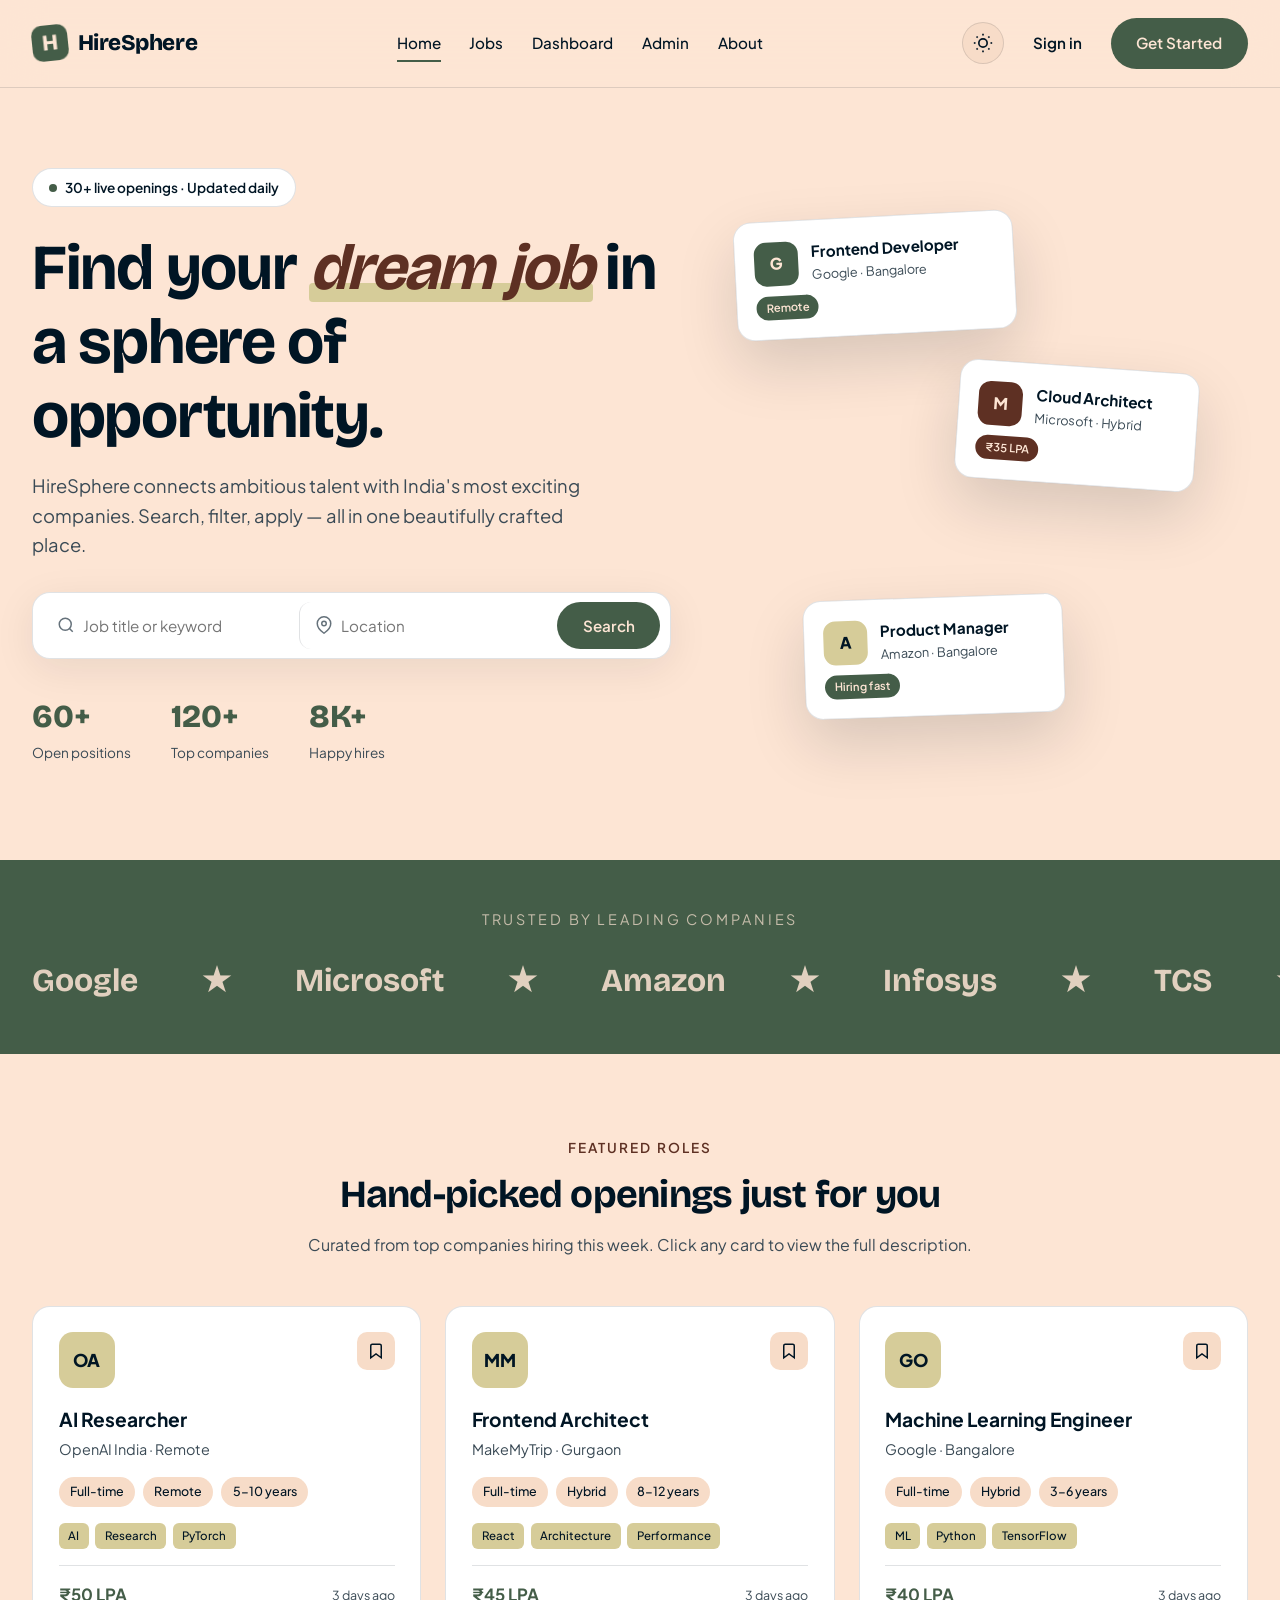
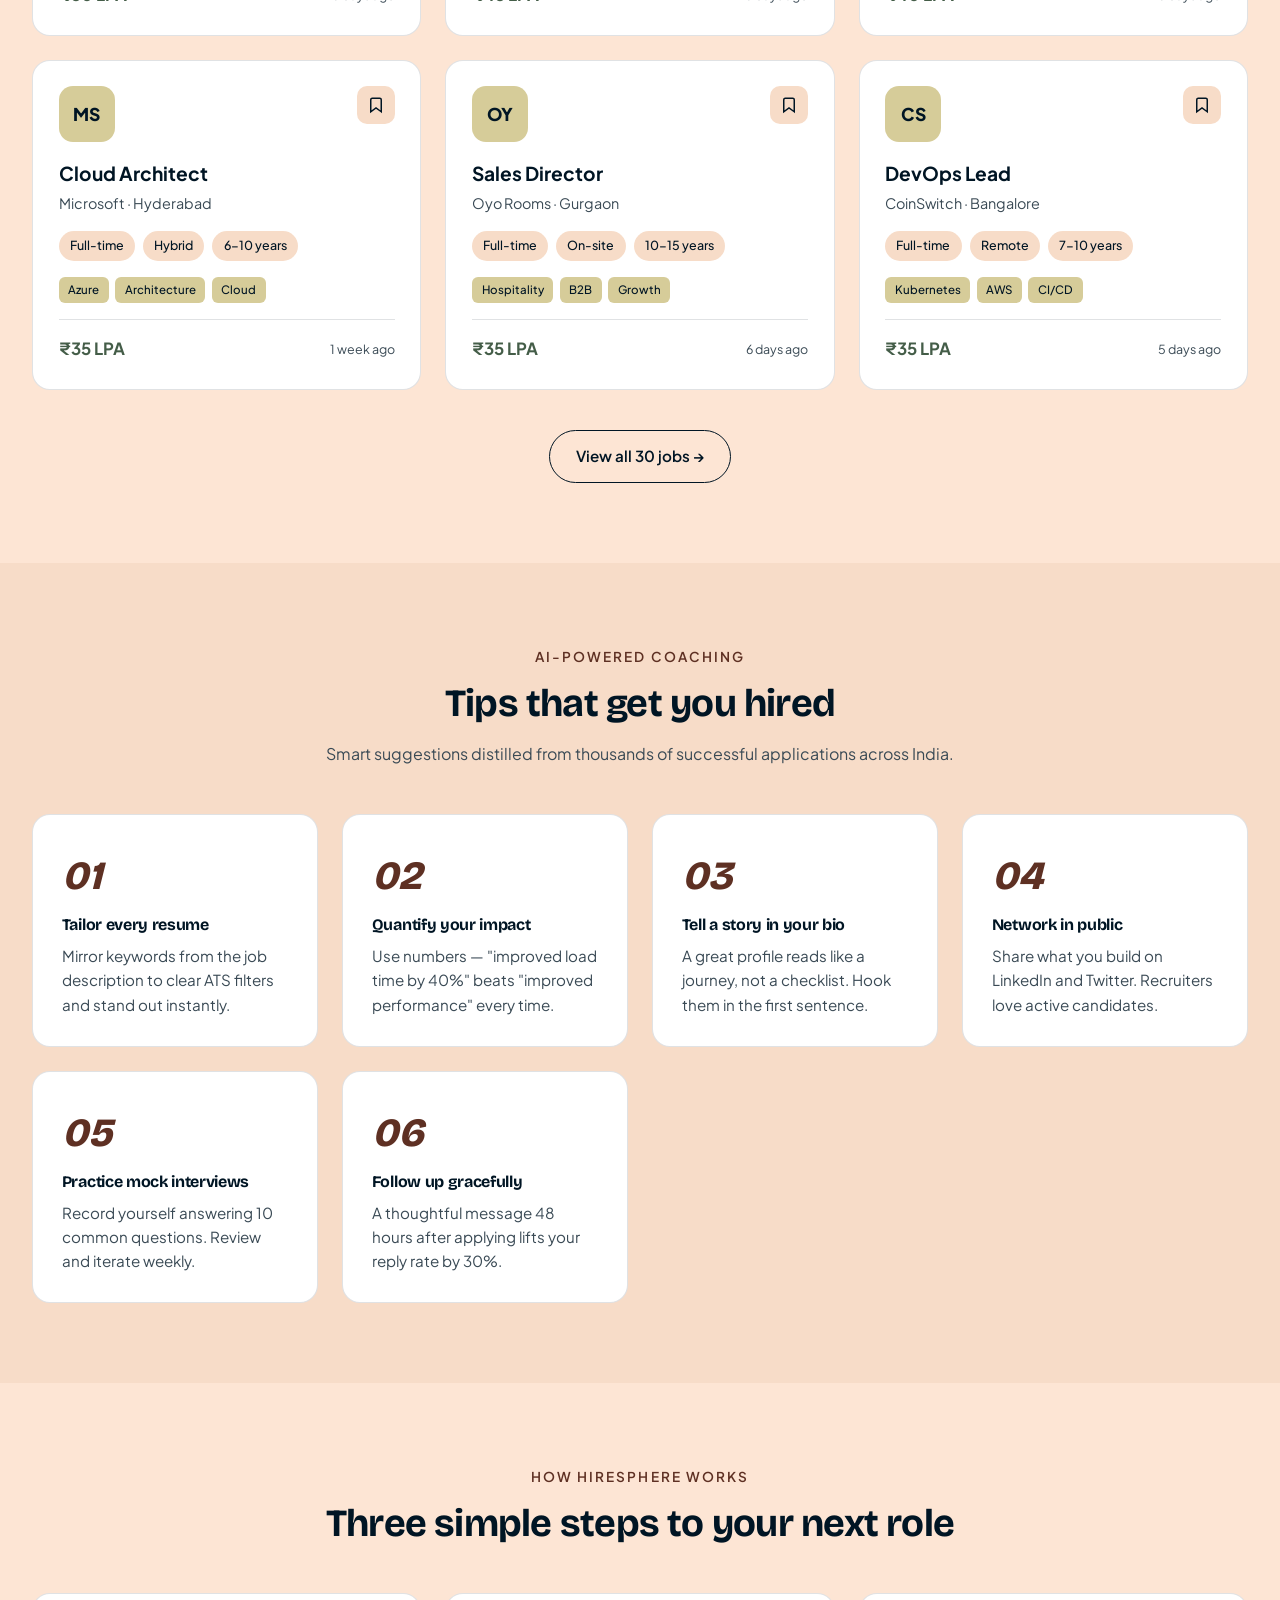
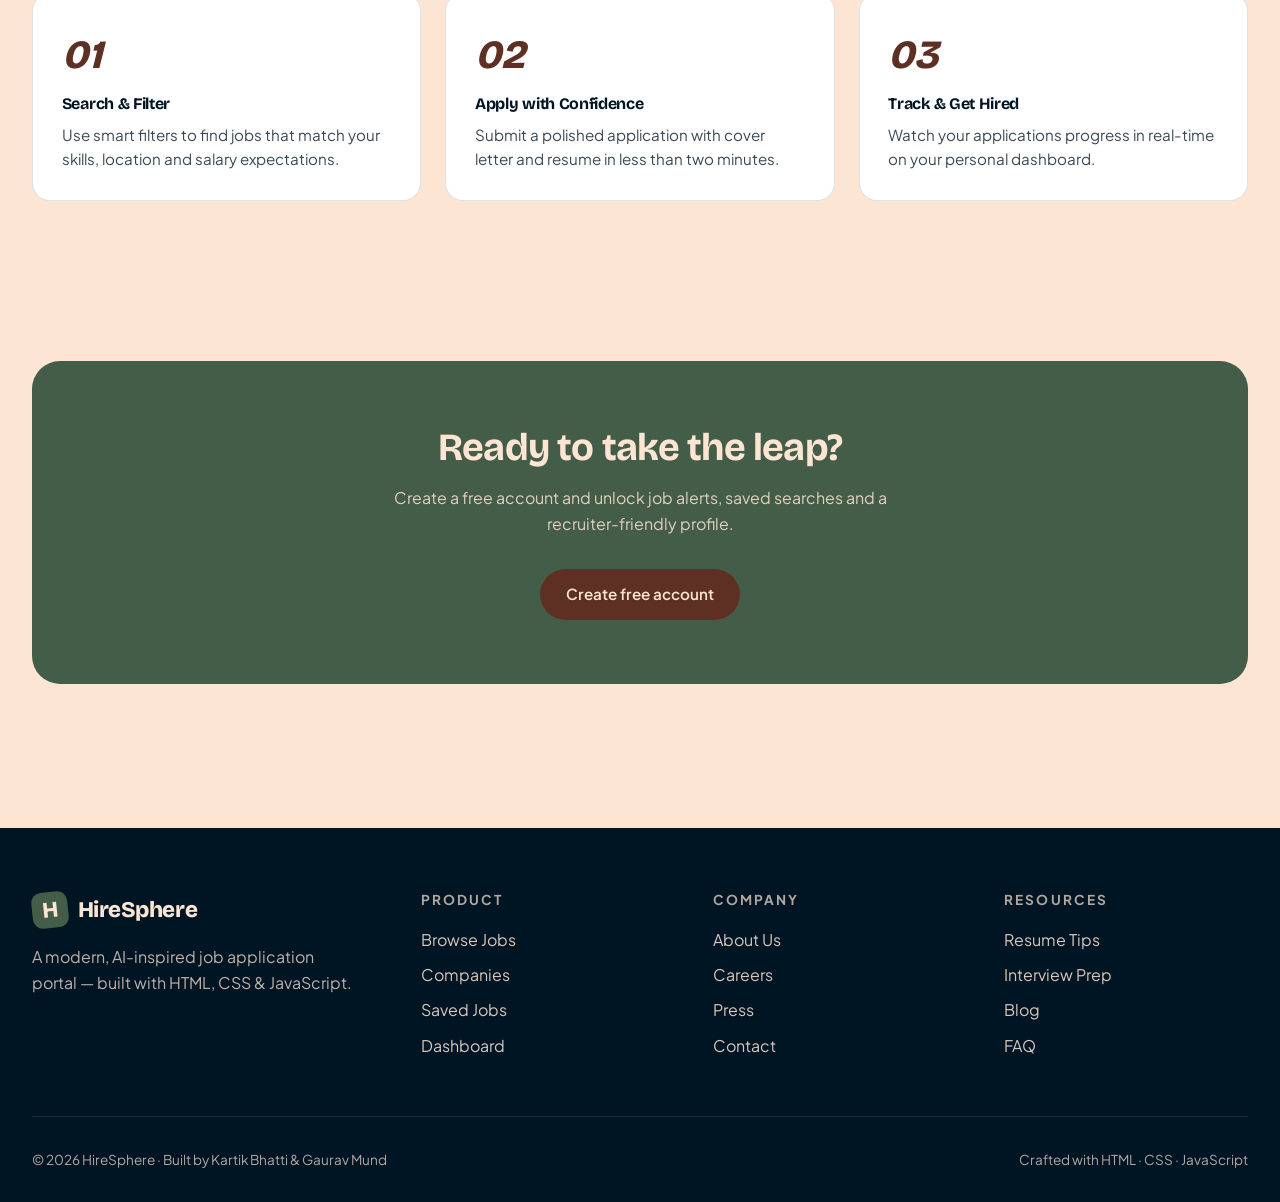
<file: index.html>
<!DOCTYPE html>
<html lang="en">

<head>
  <meta charset="UTF-8" />
  <meta name="viewport" content="width=device-width, initial-scale=1.0" />
  <title>HireSphere — Find Your Dream Job</title>
  <link rel="stylesheet" href="css/style.css" />
</head>

<body>
  <!-- Navbar -->
  <nav class="navbar" data-testid="navbar">
    <div class="nav-wrap">
      <a href="index.html" class="logo" data-testid="logo">
        <span class="logo-mark">H</span>
        <span>HireSphere</span>
      </a>
      <div class="nav-links" id="navLinks">
        <a href="index.html" class="active">Home</a>
        <a href="jobs.html">Jobs</a>
        <a href="dashboard.html">Dashboard</a>
        <a href="admin.html">Admin</a>
        <a href="about.html">About</a>
      </div>
      <div class="nav-actions">
        <button class="theme-toggle" id="themeToggle" data-testid="theme-toggle" title="Toggle theme">
          <svg viewBox="0 0 24 24" fill="none" stroke="currentColor" stroke-width="2">
            <circle cx="12" cy="12" r="5"></circle>
            <line x1="12" y1="1" x2="12" y2="3"></line>
            <line x1="12" y1="21" x2="12" y2="23"></line>
            <line x1="4.22" y1="4.22" x2="5.64" y2="5.64"></line>
            <line x1="18.36" y1="18.36" x2="19.78" y2="19.78"></line>
            <line x1="1" y1="12" x2="3" y2="12"></line>
            <line x1="21" y1="12" x2="23" y2="12"></line>
            <line x1="4.22" y1="19.78" x2="5.64" y2="18.36"></line>
            <line x1="18.36" y1="5.64" x2="19.78" y2="4.22"></line>
          </svg>
        </button>
        <a href="login.html" class="btn btn-ghost" id="navAuthBtn" data-testid="login-btn">Sign in</a>
        <a href="signup.html" class="btn btn-primary" data-testid="signup-btn">Get Started</a>
        <button class="menu-toggle" id="menuToggle" data-testid="menu-toggle">
          <svg viewBox="0 0 24 24" fill="none" stroke="currentColor" stroke-width="2">
            <line x1="3" y1="6" x2="21" y2="6"></line>
            <line x1="3" y1="12" x2="21" y2="12"></line>
            <line x1="3" y1="18" x2="21" y2="18"></line>
          </svg>
        </button>
      </div>
    </div>
  </nav>

  <!-- Hero -->
  <section class="hero">
    <div class="hero-grid">
      <div>
        <span class="hero-eyebrow"><span class="dot"></span> 30+ live openings · Updated daily</span>
        <h1>Find your <span class="accent">dream job</span> in a sphere of opportunity.</h1>
        <p class="hero-sub">HireSphere connects ambitious talent with India's most exciting companies. Search, filter,
          apply — all in one beautifully crafted place.</p>
        <form class="hero-search" id="heroSearch" data-testid="hero-search">
          <div class="field">
            <svg viewBox="0 0 24 24" fill="none" stroke="currentColor" stroke-width="2">
              <circle cx="11" cy="11" r="8"></circle>
              <line x1="21" y1="21" x2="16.65" y2="16.65"></line>
            </svg>
            <input type="text" id="heroKeyword" placeholder="Job title or keyword" data-testid="hero-keyword-input" />
          </div>
          <div class="field">
            <svg viewBox="0 0 24 24" fill="none" stroke="currentColor" stroke-width="2">
              <path d="M21 10c0 7-9 13-9 13s-9-6-9-13a9 9 0 1 1 18 0z"></path>
              <circle cx="12" cy="10" r="3"></circle>
            </svg>
            <input type="text" id="heroLocation" placeholder="Location" data-testid="hero-location-input" />
          </div>
          <button type="submit" class="btn btn-primary" data-testid="hero-search-btn">Search</button>
        </form>
        <div class="hero-stats">
          <div class="hero-stat">
            <div class="num" id="statJobs">30+</div>
            <div class="label">Open positions</div>
          </div>
          <div class="hero-stat">
            <div class="num">120+</div>
            <div class="label">Top companies</div>
          </div>
          <div class="hero-stat">
            <div class="num">8K+</div>
            <div class="label">Happy hires</div>
          </div>
        </div>
      </div>
      <div class="hero-art">
        <div class="hero-card c1">
          <div class="mini-job-card">
            <div class="mini-logo" style="background:#445D48;color:#FDE5D4">G</div>
            <div class="mini-info">
              <div class="t">Frontend Developer</div>
              <div class="c">Google · Bangalore</div>
            </div>
          </div>
          <span class="mini-pill">Remote</span>
        </div>
        <div class="hero-card c2">
          <div class="mini-job-card">
            <div class="mini-logo" style="background:#5E3023;color:#FDE5D4">M</div>
            <div class="mini-info">
              <div class="t">Cloud Architect</div>
              <div class="c">Microsoft · Hybrid</div>
            </div>
          </div>
          <span class="mini-pill" style="background:#5E3023">₹35 LPA</span>
        </div>
        <div class="hero-card c3">
          <div class="mini-job-card">
            <div class="mini-logo">A</div>
            <div class="mini-info">
              <div class="t">Product Manager</div>
              <div class="c">Amazon · Bangalore</div>
            </div>
          </div>
          <span class="mini-pill">Hiring fast</span>
        </div>
      </div>
    </div>
  </section>

  <!-- Companies marquee -->
  <section class="companies">
    <div class="companies-label">Trusted by leading companies</div>
    <div class="marquee" id="marquee">
      <span>Google</span><span>★</span><span>Microsoft</span><span>★</span><span>Amazon</span><span>★</span><span>Infosys</span><span>★</span><span>TCS</span><span>★</span><span>Flipkart</span><span>★</span><span>Razorpay</span><span>★</span><span>Swiggy</span><span>★</span>
      <span>Google</span><span>★</span><span>Microsoft</span><span>★</span><span>Amazon</span><span>★</span><span>Infosys</span><span>★</span><span>TCS</span><span>★</span><span>Flipkart</span><span>★</span><span>Razorpay</span><span>★</span><span>Swiggy</span><span>★</span>
    </div>
  </section>

  <!-- Featured jobs -->
  <section class="section">
    <div class="container">
      <div class="section-head">
        <span class="eyebrow">Featured Roles</span>
        <h2>Hand-picked openings just for you</h2>
        <p>Curated from top companies hiring this week. Click any card to view the full description.</p>
      </div>
      <div id="featuredJobs" class="jobs-grid" data-testid="featured-jobs"></div>
      <div style="text-align:center; margin-top:2.5rem">
        <a href="jobs.html" class="btn btn-outline" data-testid="view-all-jobs-btn">View all 30 jobs →</a>
      </div>
    </div>
  </section>

  <!-- AI Resume Tips -->
  <section class="section alt">
    <div class="container">
      <div class="section-head">
        <span class="eyebrow">AI-Powered Coaching</span>
        <h2>Tips that get you hired</h2>
        <p>Smart suggestions distilled from thousands of successful applications across India.</p>
      </div>
      <div class="tips-grid" id="tipsGrid"></div>
    </div>
  </section>

  <!-- How it works -->
  <section class="section">
    <div class="container">
      <div class="section-head">
        <span class="eyebrow">How HireSphere works</span>
        <h2>Three simple steps to your next role</h2>
      </div>
      <div class="tips-grid">
        <div class="tip-card">
          <div class="tip-num">01</div>
          <h4>Search & Filter</h4>
          <p>Use smart filters to find jobs that match your skills, location and salary expectations.</p>
        </div>
        <div class="tip-card">
          <div class="tip-num">02</div>
          <h4>Apply with Confidence</h4>
          <p>Submit a polished application with cover letter and resume in less than two minutes.</p>
        </div>
        <div class="tip-card">
          <div class="tip-num">03</div>
          <h4>Track & Get Hired</h4>
          <p>Watch your applications progress in real-time on your personal dashboard.</p>
        </div>
      </div>
    </div>
  </section>

  <!-- CTA -->
  <section class="section">
    <div class="container">
      <div
        style="background: var(--green); color: var(--cream); padding: 4rem 3rem; border-radius: 28px; text-align:center; position: relative; overflow:hidden">
        <h2 style="color: var(--cream); margin-bottom: 1rem">Ready to take the leap?</h2>
        <p style="opacity:.85; max-width: 520px; margin: 0 auto 2rem">Create a free account and unlock job alerts, saved
          searches and a recruiter-friendly profile.</p>
        <a href="signup.html" class="btn btn-accent" data-testid="cta-signup-btn">Create free account</a>
      </div>
    </div>
  </section>

  <footer class="footer" data-testid="footer">
    <div class="footer-grid">
      <div class="footer-brand">
        <div class="logo" style="color: var(--cream)"><span class="logo-mark">H</span><span>HireSphere</span></div>
        <p>A modern, AI-inspired job application portal — built with HTML, CSS & JavaScript.</p>
      </div>
      <div>
        <h4>Product</h4>
        <ul>
          <li>Browse Jobs</li>
          <li>Companies</li>
          <li>Saved Jobs</li>
          <li>Dashboard</li>
        </ul>
      </div>
      <div>
        <h4>Company</h4>
        <ul>
          <li>About Us</li>
          <li>Careers</li>
          <li>Press</li>
          <li>Contact</li>
        </ul>
      </div>
      <div>
        <h4>Resources</h4>
        <ul>
          <li>Resume Tips</li>
          <li>Interview Prep</li>
          <li>Blog</li>
          <li>FAQ</li>
        </ul>
      </div>
    </div>
    <div class="footer-bottom">
      <div>© 2026 HireSphere · Built by Kartik Bhatti & Gaurav Mund</div>
      <div>Crafted with HTML · CSS · JavaScript</div>
    </div>
  </footer>

  <div class="toast-container" id="toastContainer"></div>

  <script src="js/utils.js"></script>
  <script src="js/theme.js"></script>
  <script src="js/toast.js"></script>
  <script src="js/navbar.js"></script>
  <script src="js/seed_jobs.js"></script>
  <script src="js/data.js"></script>
  <script src="js/main.js"></script>
</body>

</html>
</file>
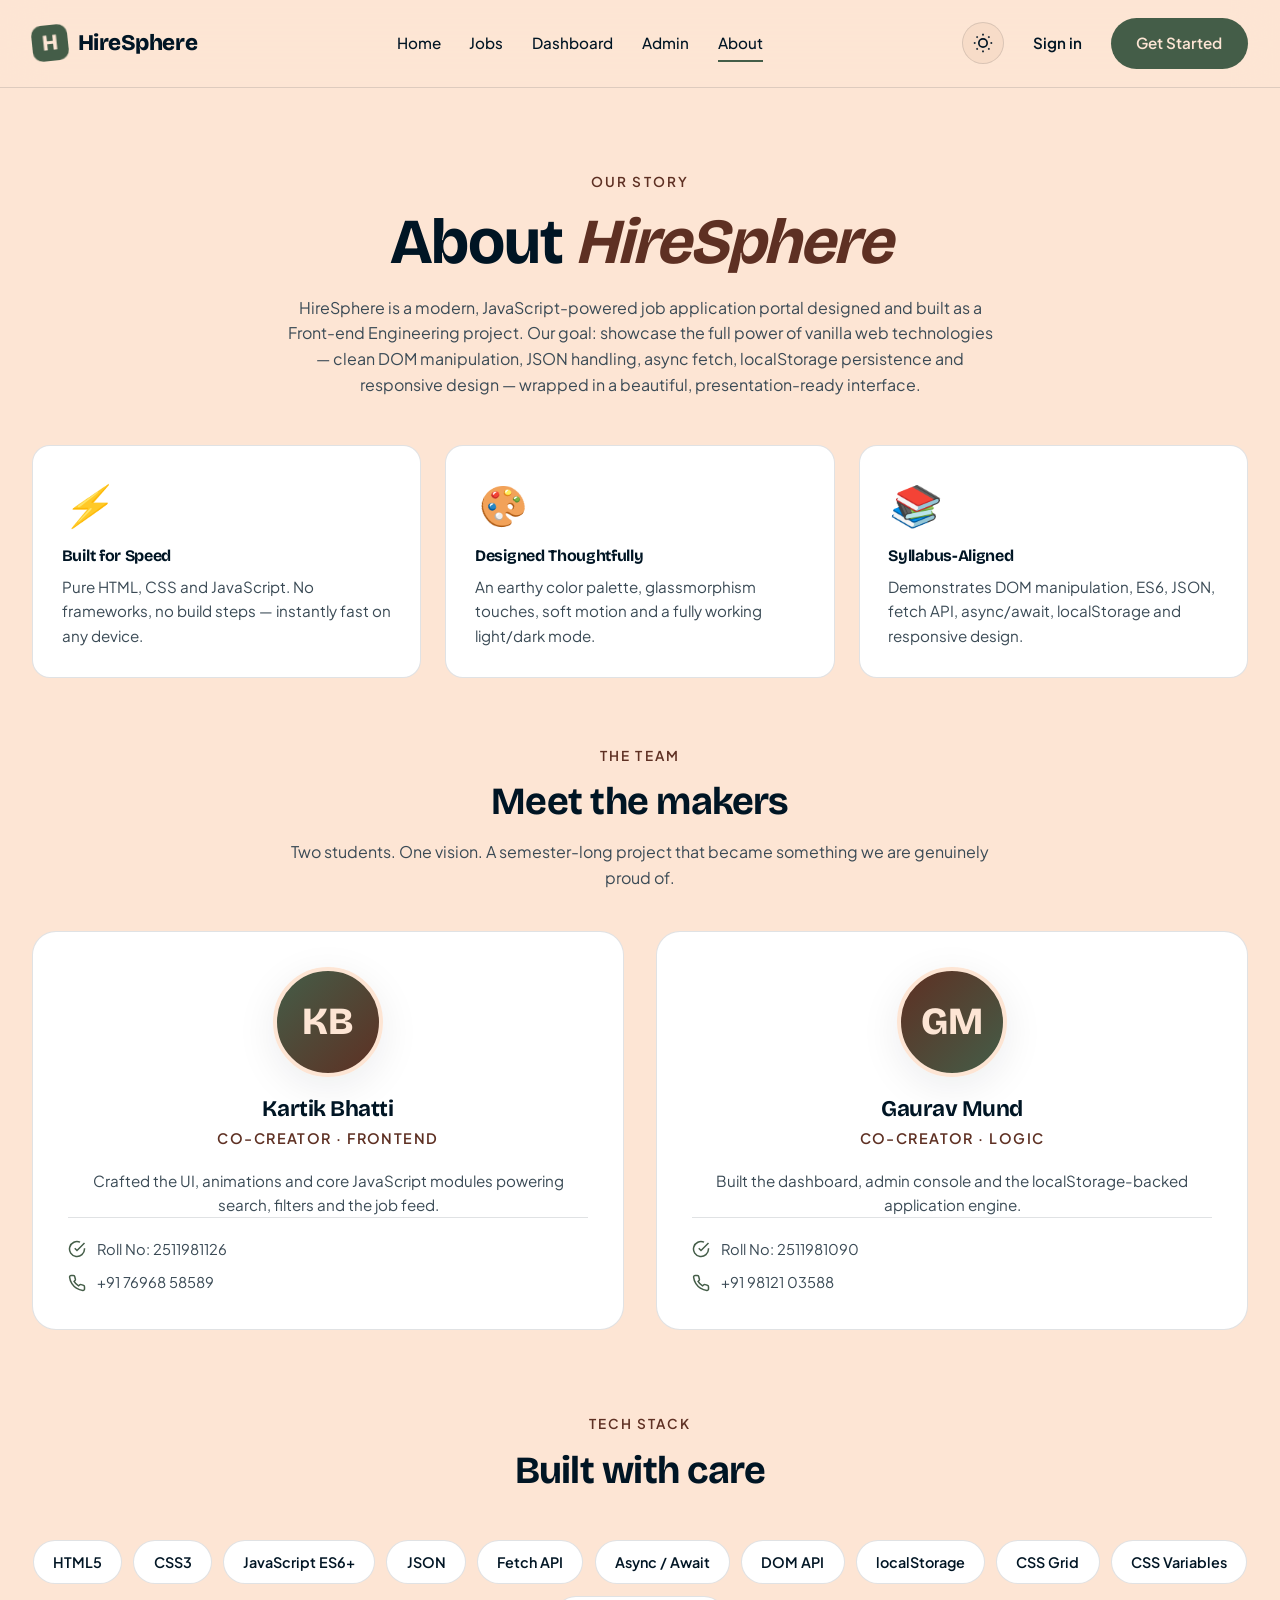
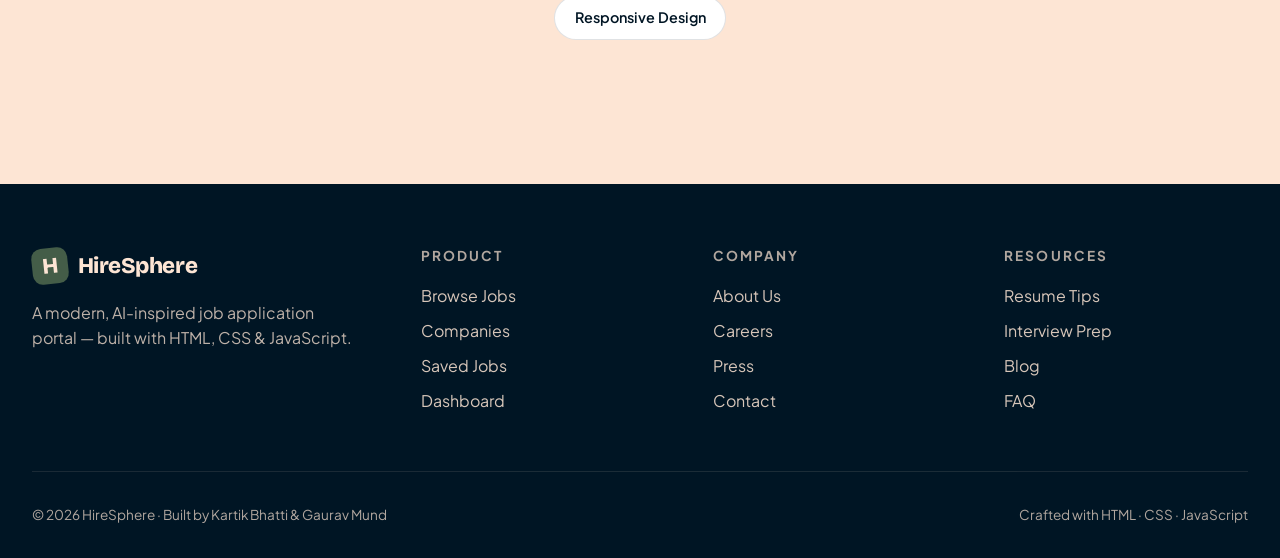
<file: about.html>
<!DOCTYPE html>
<html lang="en">
<head>
  <meta charset="UTF-8" />
  <meta name="viewport" content="width=device-width, initial-scale=1.0" />
  <title>About · HireSphere</title>
  <link rel="stylesheet" href="css/style.css" />
</head>
<body>
  <nav class="navbar">
    <div class="nav-wrap">
      <a href="index.html" class="logo"><span class="logo-mark">H</span><span>HireSphere</span></a>
      <div class="nav-links" id="navLinks">
        <a href="index.html">Home</a><a href="jobs.html">Jobs</a><a href="dashboard.html">Dashboard</a><a href="admin.html">Admin</a><a href="about.html" class="active">About</a>
      </div>
      <div class="nav-actions">
        <button class="theme-toggle" id="themeToggle"><svg viewBox="0 0 24 24" fill="none" stroke="currentColor" stroke-width="2"><circle cx="12" cy="12" r="5"></circle><line x1="12" y1="1" x2="12" y2="3"></line><line x1="12" y1="21" x2="12" y2="23"></line><line x1="4.22" y1="4.22" x2="5.64" y2="5.64"></line><line x1="18.36" y1="18.36" x2="19.78" y2="19.78"></line><line x1="1" y1="12" x2="3" y2="12"></line><line x1="21" y1="12" x2="23" y2="12"></line><line x1="4.22" y1="19.78" x2="5.64" y2="18.36"></line><line x1="18.36" y1="5.64" x2="19.78" y2="4.22"></line></svg></button>
        <a href="login.html" class="btn btn-ghost" id="navAuthBtn">Sign in</a>
        <a href="signup.html" class="btn btn-primary">Get Started</a>
        <button class="menu-toggle" id="menuToggle"><svg viewBox="0 0 24 24" fill="none" stroke="currentColor" stroke-width="2"><line x1="3" y1="6" x2="21" y2="6"></line><line x1="3" y1="12" x2="21" y2="12"></line><line x1="3" y1="18" x2="21" y2="18"></line></svg></button>
      </div>
    </div>
  </nav>

  <section class="section">
    <div class="container">
      <div class="section-head">
        <span class="eyebrow">Our Story</span>
        <h1>About <span style="color: var(--brown); font-style: italic">HireSphere</span></h1>
        <p>HireSphere is a modern, JavaScript-powered job application portal designed and built as a Front-end Engineering project. Our goal: showcase the full power of vanilla web technologies — clean DOM manipulation, JSON handling, async fetch, localStorage persistence and responsive design — wrapped in a beautiful, presentation-ready interface.</p>
      </div>

      <div class="tips-grid" style="margin-bottom: 4rem">
        <div class="tip-card"><div class="tip-num">⚡</div><h4>Built for Speed</h4><p>Pure HTML, CSS and JavaScript. No frameworks, no build steps — instantly fast on any device.</p></div>
        <div class="tip-card"><div class="tip-num">🎨</div><h4>Designed Thoughtfully</h4><p>An earthy color palette, glassmorphism touches, soft motion and a fully working light/dark mode.</p></div>
        <div class="tip-card"><div class="tip-num">📚</div><h4>Syllabus-Aligned</h4><p>Demonstrates DOM manipulation, ES6, JSON, fetch API, async/await, localStorage and responsive design.</p></div>
      </div>

      <div class="section-head" style="margin-bottom: 1rem">
        <span class="eyebrow">The Team</span>
        <h2>Meet the makers</h2>
        <p>Two students. One vision. A semester-long project that became something we are genuinely proud of.</p>
      </div>

      <div class="about-grid">
        <div class="dev-card" data-testid="dev-card-kartik">
          <div class="dev-avatar">KB</div>
          <h3>Kartik Bhatti</h3>
          <div class="dev-role">Co-Creator · Frontend</div>
          <p style="color: var(--text-soft); font-size: 0.95rem">Crafted the UI, animations and core JavaScript modules powering search, filters and the job feed.</p>
          <div class="dev-info">
            <div class="dev-info-row">
              <svg viewBox="0 0 24 24" fill="none" stroke="currentColor" stroke-width="2"><path d="M22 11.08V12a10 10 0 1 1-5.93-9.14"></path><polyline points="22 4 12 14.01 9 11.01"></polyline></svg>
              <span>Roll No: 2511981126</span>
            </div>
            <div class="dev-info-row">
              <svg viewBox="0 0 24 24" fill="none" stroke="currentColor" stroke-width="2"><path d="M22 16.92v3a2 2 0 0 1-2.18 2 19.79 19.79 0 0 1-8.63-3.07 19.5 19.5 0 0 1-6-6 19.79 19.79 0 0 1-3.07-8.67A2 2 0 0 1 4.11 2h3a2 2 0 0 1 2 1.72 12.84 12.84 0 0 0 .7 2.81 2 2 0 0 1-.45 2.11L8.09 9.91a16 16 0 0 0 6 6l1.27-1.27a2 2 0 0 1 2.11-.45 12.84 12.84 0 0 0 2.81.7A2 2 0 0 1 22 16.92z"></path></svg>
              <span>+91 76968 58589</span>
            </div>
          </div>
        </div>

        <div class="dev-card" data-testid="dev-card-gaurav">
          <div class="dev-avatar" style="background: linear-gradient(135deg, var(--brown), var(--green))">GM</div>
          <h3>Gaurav Mund</h3>
          <div class="dev-role">Co-Creator · Logic</div>
          <p style="color: var(--text-soft); font-size: 0.95rem">Built the dashboard, admin console and the localStorage-backed application engine.</p>
          <div class="dev-info">
            <div class="dev-info-row">
              <svg viewBox="0 0 24 24" fill="none" stroke="currentColor" stroke-width="2"><path d="M22 11.08V12a10 10 0 1 1-5.93-9.14"></path><polyline points="22 4 12 14.01 9 11.01"></polyline></svg>
              <span>Roll No: 2511981090</span>
            </div>
            <div class="dev-info-row">
              <svg viewBox="0 0 24 24" fill="none" stroke="currentColor" stroke-width="2"><path d="M22 16.92v3a2 2 0 0 1-2.18 2 19.79 19.79 0 0 1-8.63-3.07 19.5 19.5 0 0 1-6-6 19.79 19.79 0 0 1-3.07-8.67A2 2 0 0 1 4.11 2h3a2 2 0 0 1 2 1.72 12.84 12.84 0 0 0 .7 2.81 2 2 0 0 1-.45 2.11L8.09 9.91a16 16 0 0 0 6 6l1.27-1.27a2 2 0 0 1 2.11-.45 12.84 12.84 0 0 0 2.81.7A2 2 0 0 1 22 16.92z"></path></svg>
              <span>+91 98121 03588</span>
            </div>
          </div>
        </div>
      </div>

      <div class="section-head" style="margin-top: 5rem; margin-bottom: 1rem">
        <span class="eyebrow">Tech Stack</span>
        <h2>Built with care</h2>
      </div>
      <div class="tech-stack">
        <span class="tech-pill">HTML5</span>
        <span class="tech-pill">CSS3</span>
        <span class="tech-pill">JavaScript ES6+</span>
        <span class="tech-pill">JSON</span>
        <span class="tech-pill">Fetch API</span>
        <span class="tech-pill">Async / Await</span>
        <span class="tech-pill">DOM API</span>
        <span class="tech-pill">localStorage</span>
        <span class="tech-pill">CSS Grid</span>
        <span class="tech-pill">CSS Variables</span>
        <span class="tech-pill">Responsive Design</span>
      </div>
    </div>
  </section>

  <footer class="footer">
    <div class="footer-grid">
      <div class="footer-brand">
        <div class="logo" style="color: var(--cream)"><span class="logo-mark">H</span><span>HireSphere</span></div>
        <p>A modern, AI-inspired job application portal — built with HTML, CSS & JavaScript.</p>
      </div>
      <div><h4>Product</h4><ul><li>Browse Jobs</li><li>Companies</li><li>Saved Jobs</li><li>Dashboard</li></ul></div>
      <div><h4>Company</h4><ul><li>About Us</li><li>Careers</li><li>Press</li><li>Contact</li></ul></div>
      <div><h4>Resources</h4><ul><li>Resume Tips</li><li>Interview Prep</li><li>Blog</li><li>FAQ</li></ul></div>
    </div>
    <div class="footer-bottom">
      <div>© 2026 HireSphere · Built by Kartik Bhatti & Gaurav Mund</div>
      <div>Crafted with HTML · CSS · JavaScript</div>
    </div>
  </footer>

  <div class="toast-container" id="toastContainer"></div>

  <script src="js/utils.js"></script>
  <script src="js/theme.js"></script>
  <script src="js/toast.js"></script>
  <script src="js/navbar.js"></script>
</body>
</html>
</file>
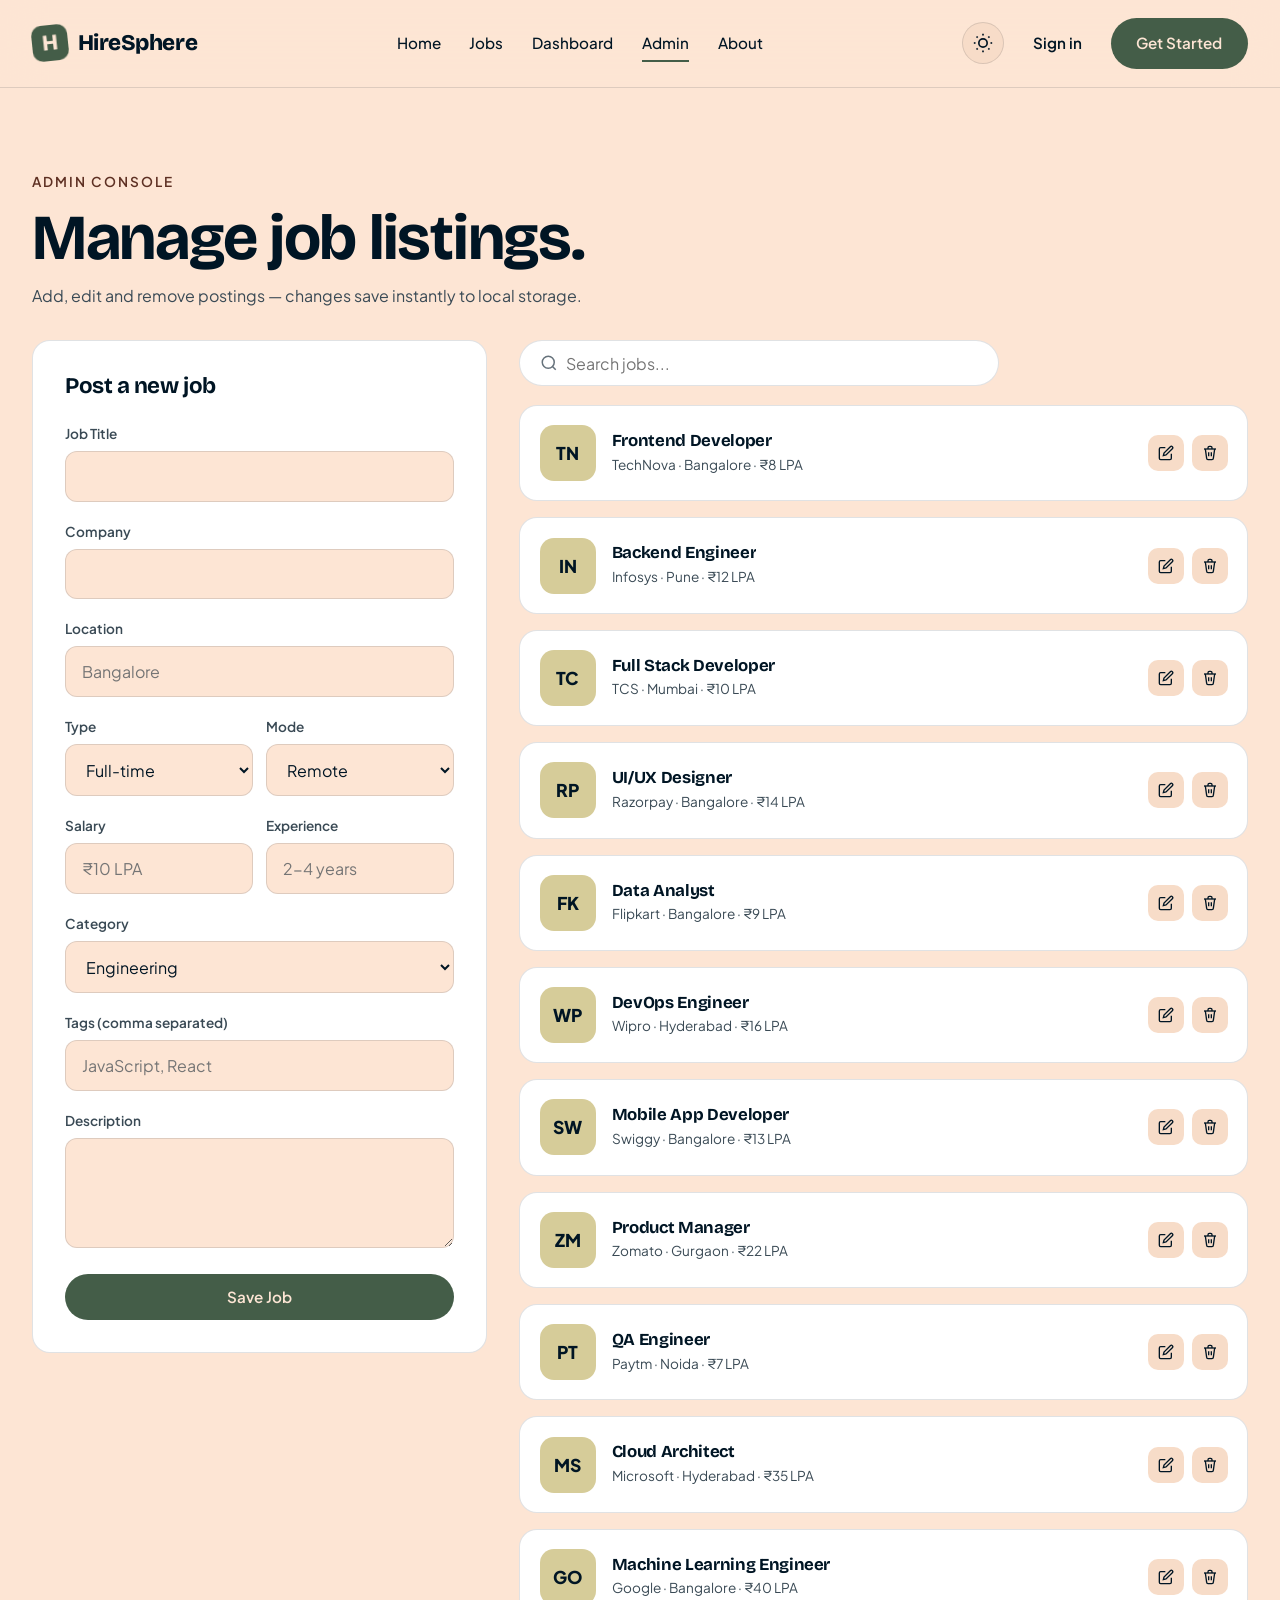
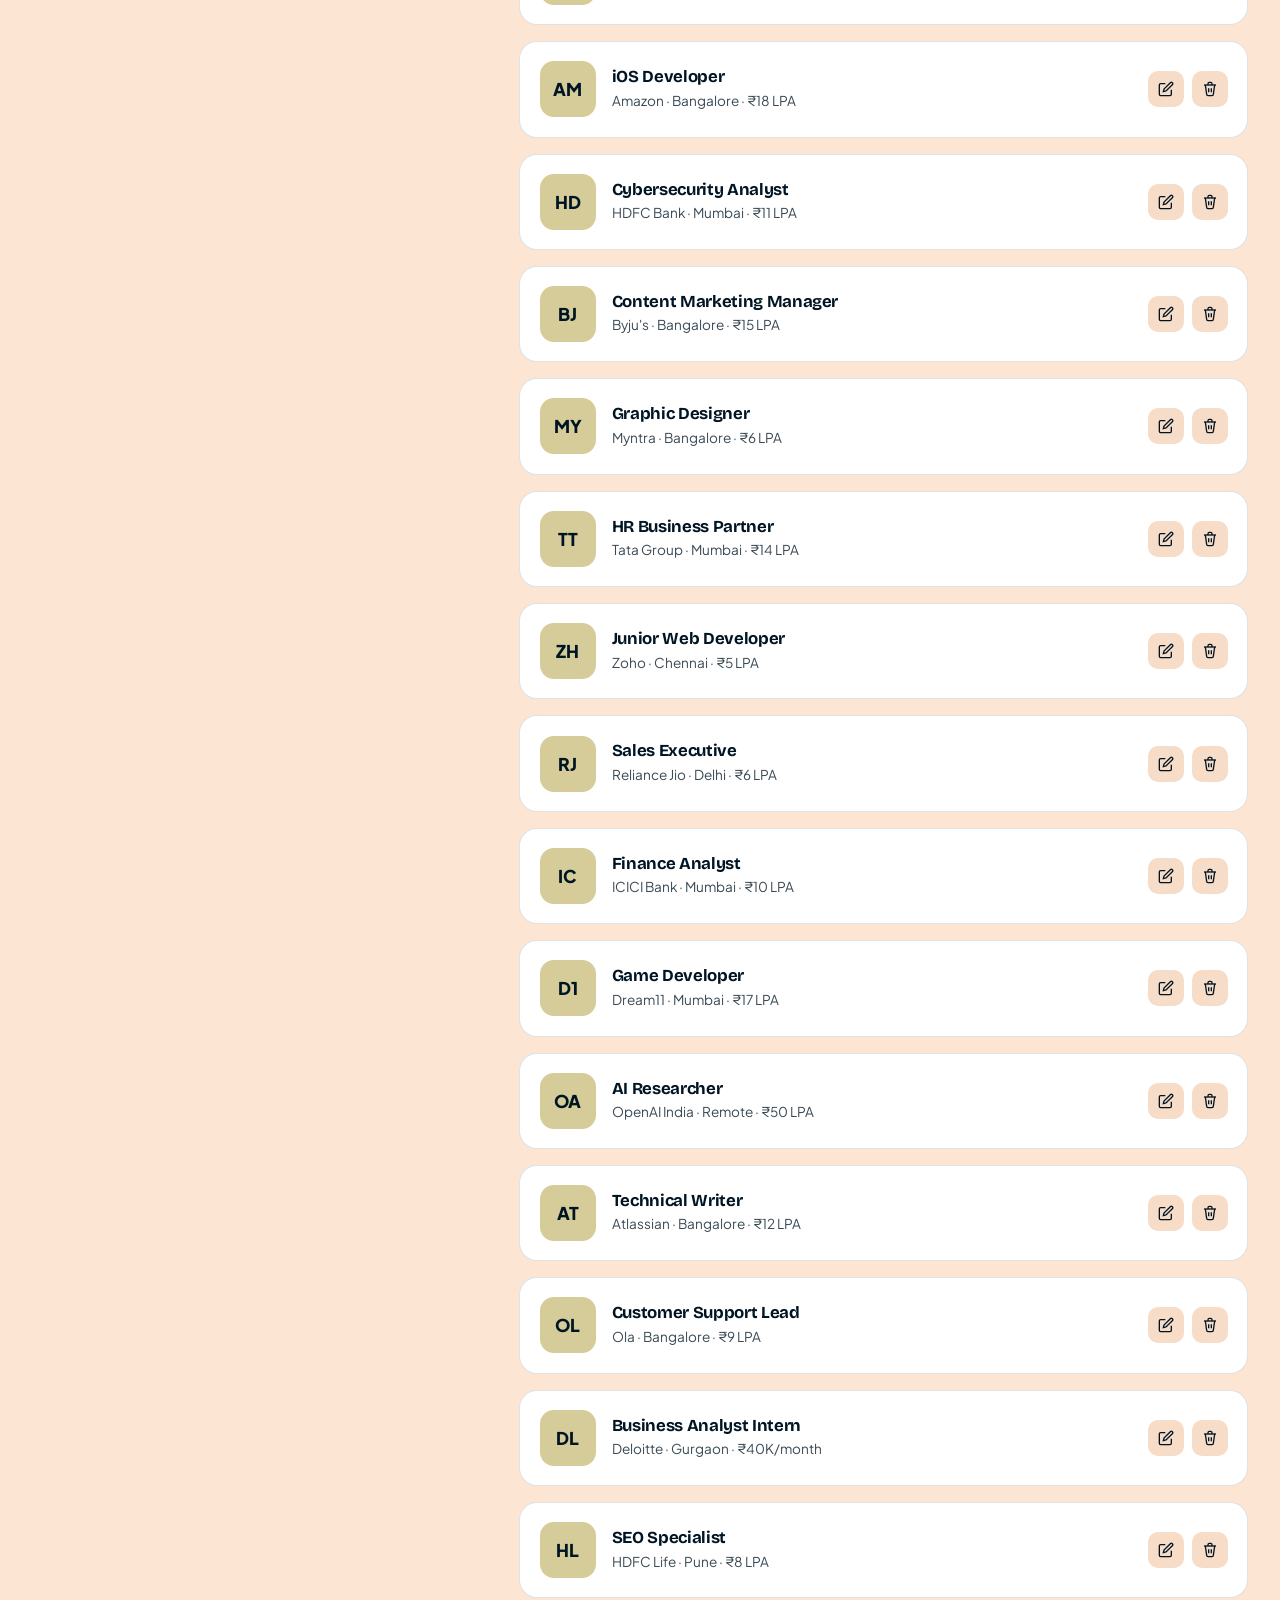
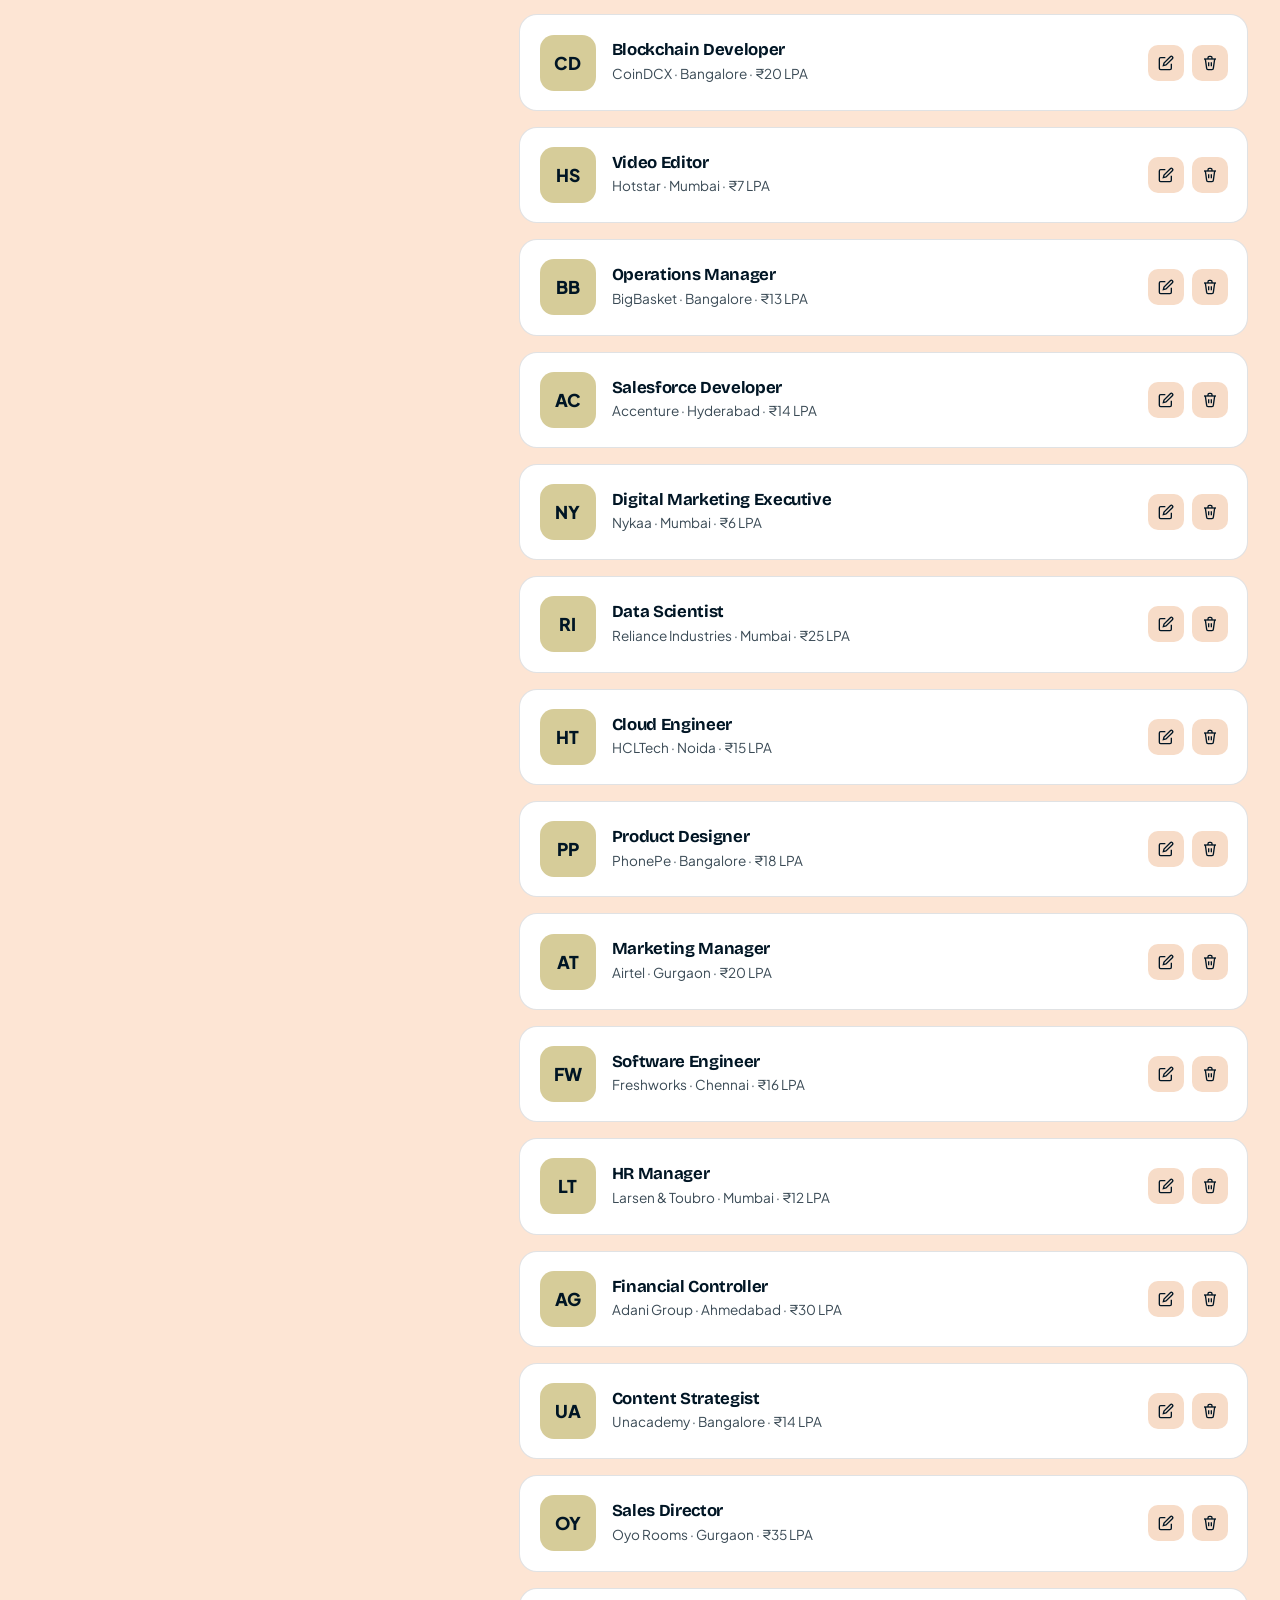
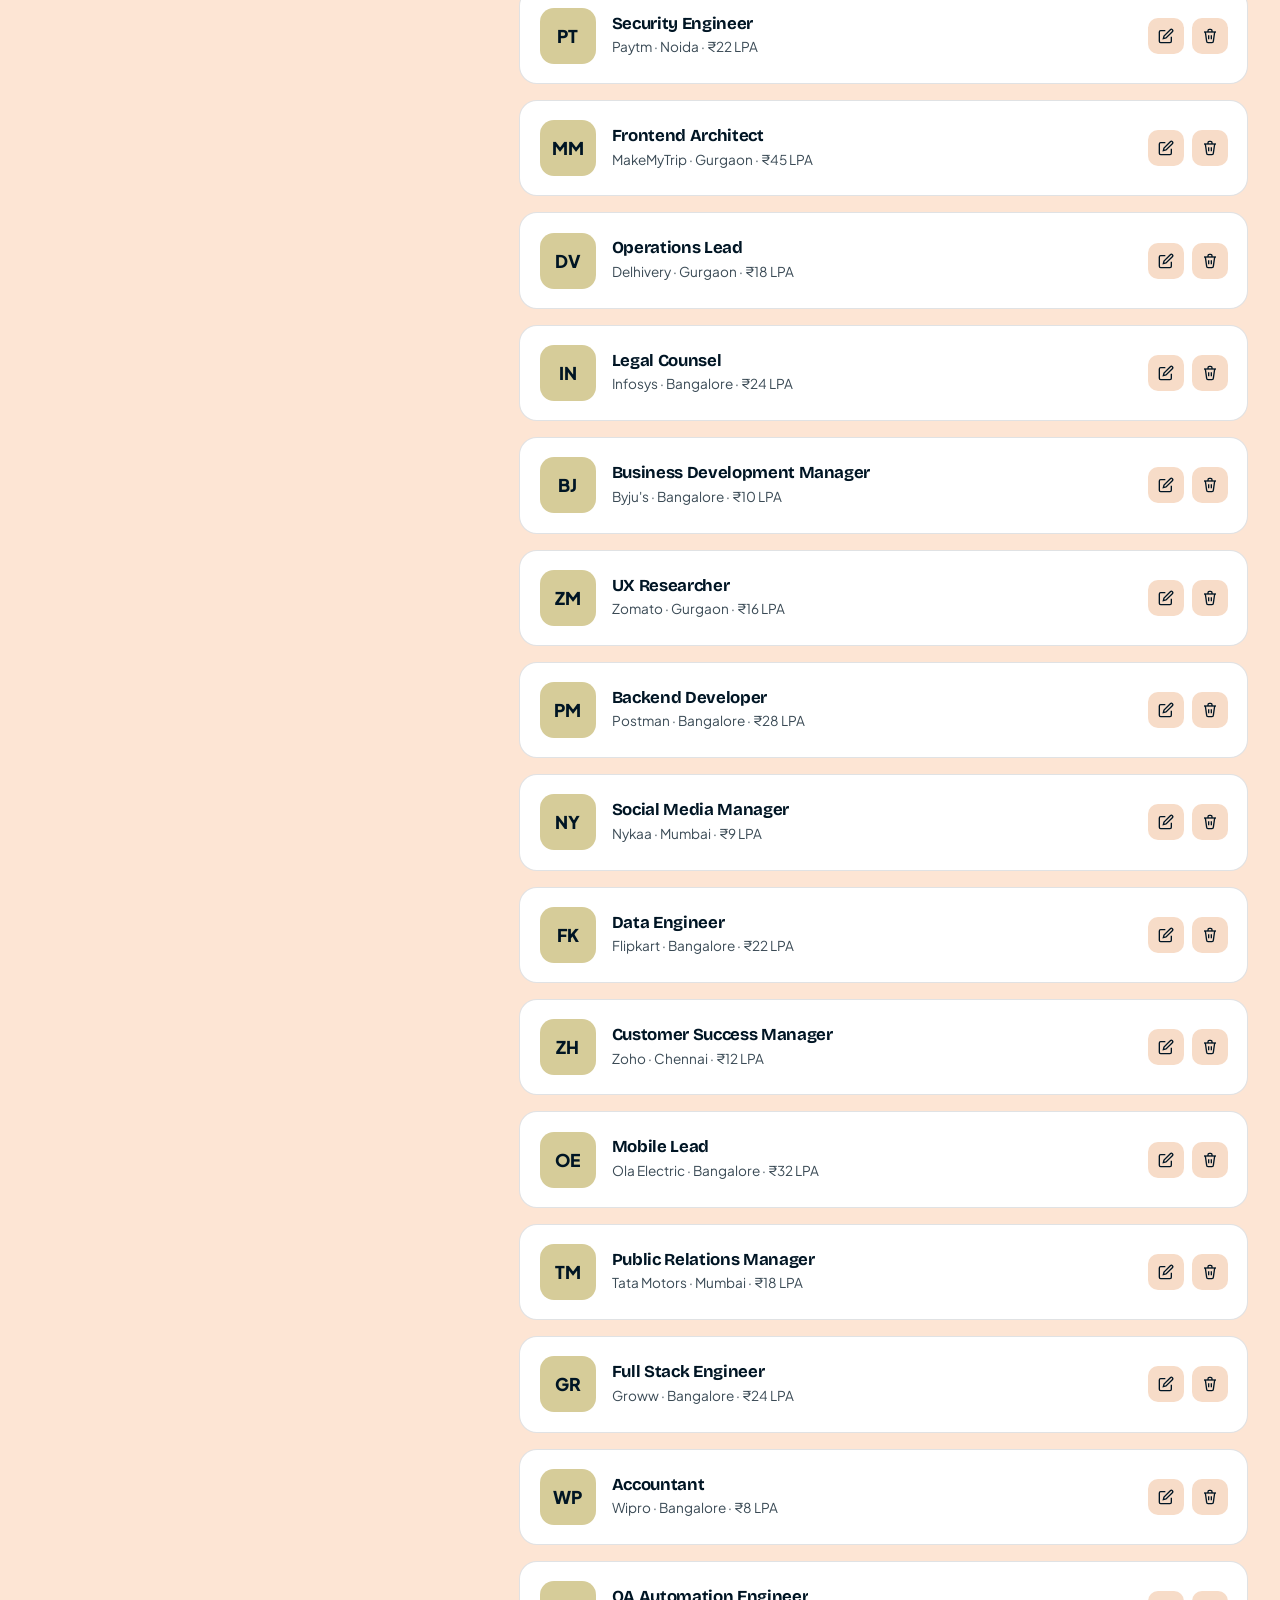
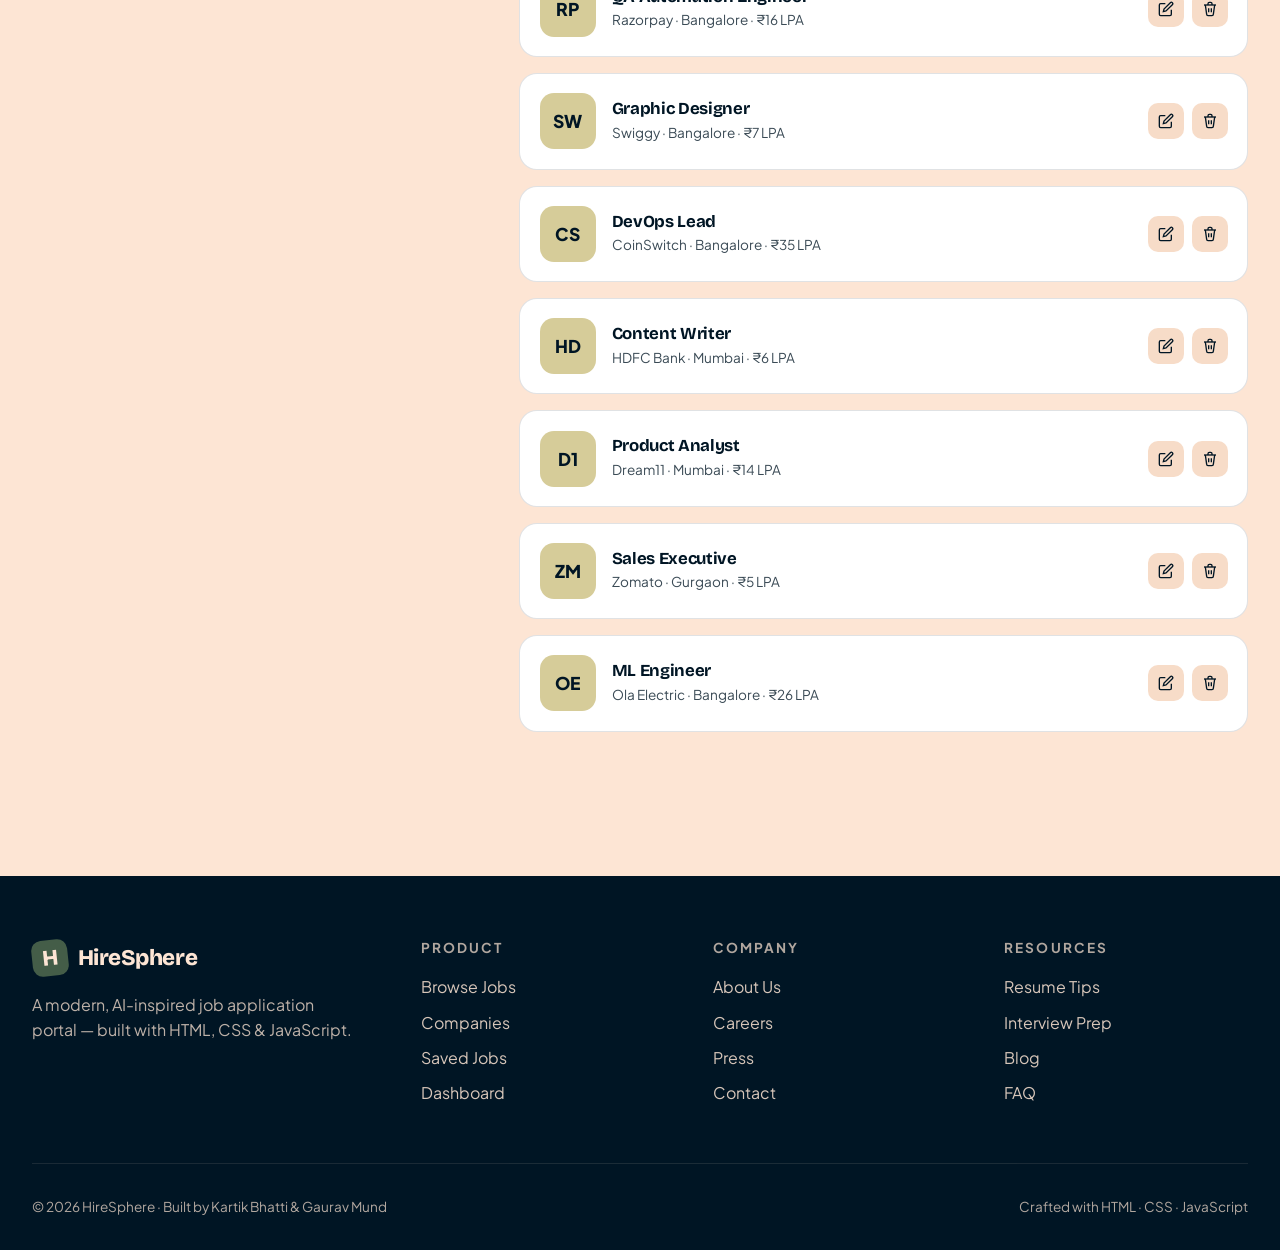
<file: admin.html>
<!DOCTYPE html>
<html lang="en">
<head>
  <meta charset="UTF-8" />
  <meta name="viewport" content="width=device-width, initial-scale=1.0" />
  <title>Admin · HireSphere</title>
  <link rel="stylesheet" href="css/style.css" />
</head>
<body>
  <nav class="navbar">
    <div class="nav-wrap">
      <a href="index.html" class="logo"><span class="logo-mark">H</span><span>HireSphere</span></a>
      <div class="nav-links" id="navLinks">
        <a href="index.html">Home</a>
        <a href="jobs.html">Jobs</a>
        <a href="dashboard.html">Dashboard</a>
        <a href="admin.html" class="active">Admin</a>
        <a href="about.html">About</a>
      </div>
      <div class="nav-actions">
        <button class="theme-toggle" id="themeToggle" title="Toggle theme">
          <svg viewBox="0 0 24 24" fill="none" stroke="currentColor" stroke-width="2"><circle cx="12" cy="12" r="5"></circle><line x1="12" y1="1" x2="12" y2="3"></line><line x1="12" y1="21" x2="12" y2="23"></line><line x1="4.22" y1="4.22" x2="5.64" y2="5.64"></line><line x1="18.36" y1="18.36" x2="19.78" y2="19.78"></line><line x1="1" y1="12" x2="3" y2="12"></line><line x1="21" y1="12" x2="23" y2="12"></line><line x1="4.22" y1="19.78" x2="5.64" y2="18.36"></line><line x1="18.36" y1="5.64" x2="19.78" y2="4.22"></line></svg>
        </button>
        <a href="login.html" class="btn btn-ghost" id="navAuthBtn">Sign in</a>
        <a href="signup.html" class="btn btn-primary">Get Started</a>
        <button class="menu-toggle" id="menuToggle">
          <svg viewBox="0 0 24 24" fill="none" stroke="currentColor" stroke-width="2"><line x1="3" y1="6" x2="21" y2="6"></line><line x1="3" y1="12" x2="21" y2="12"></line><line x1="3" y1="18" x2="21" y2="18"></line></svg>
        </button>
      </div>
    </div>
  </nav>

  <section class="section">
    <div class="container">
      <div style="margin-bottom: 2rem">
        <span class="eyebrow" style="color: var(--brown); text-transform: uppercase; letter-spacing: 0.15em; font-size: 0.85rem; font-weight:600">Admin Console</span>
        <h1 style="margin-top: 0.5rem">Manage job listings.</h1>
        <p style="color: var(--text-soft); margin-top: 0.5rem">Add, edit and remove postings — changes save instantly to local storage.</p>
      </div>

      <div class="admin-grid">
        <div class="admin-form">
          <h3 id="formTitle" style="margin-bottom: 1.5rem">Post a new job</h3>
          <form id="adminForm" data-testid="admin-form">
            <input type="hidden" id="editId" value="" />
            <div class="field-group"><label>Job Title</label><input type="text" id="jTitle" required /></div>
            <div class="field-group"><label>Company</label><input type="text" id="jCompany" required /></div>
            <div class="field-group"><label>Location</label><input type="text" id="jLocation" required placeholder="Bangalore" /></div>
            <div style="display:grid; grid-template-columns: 1fr 1fr; gap: 0.8rem">
              <div class="field-group"><label>Type</label>
                <select id="jType"><option>Full-time</option><option>Internship</option><option>Contract</option></select>
              </div>
              <div class="field-group"><label>Mode</label>
                <select id="jMode"><option>Remote</option><option>Hybrid</option><option>On-site</option></select>
              </div>
            </div>
            <div style="display:grid; grid-template-columns: 1fr 1fr; gap: 0.8rem">
              <div class="field-group"><label>Salary</label><input type="text" id="jSalary" placeholder="₹10 LPA" required /></div>
              <div class="field-group"><label>Experience</label><input type="text" id="jExp" placeholder="2-4 years" required /></div>
            </div>
            <div class="field-group"><label>Category</label>
              <select id="jCategory">
                <option>Engineering</option><option>Design</option><option>Data</option>
                <option>Product</option><option>Marketing</option><option>Sales</option>
                <option>HR</option><option>Finance</option><option>Operations</option><option>Content</option><option>Security</option><option>Consulting</option>
              </select>
            </div>
            <div class="field-group"><label>Tags (comma separated)</label><input type="text" id="jTags" placeholder="JavaScript, React" /></div>
            <div class="field-group"><label>Description</label><textarea id="jDesc" required></textarea></div>
            <div style="display:flex; gap:0.6rem">
              <button type="submit" class="btn btn-primary" style="flex:1" data-testid="admin-submit-btn">Save Job</button>
              <button type="button" class="btn btn-outline" id="cancelEdit" style="display:none" data-testid="admin-cancel-btn">Cancel</button>
            </div>
          </form>
        </div>

        <div>
          <div class="search-bar" style="margin-bottom: 1.2rem">
            <svg viewBox="0 0 24 24" fill="none" stroke="currentColor" stroke-width="2"><circle cx="11" cy="11" r="8"></circle><line x1="21" y1="21" x2="16.65" y2="16.65"></line></svg>
            <input type="text" id="adminSearch" placeholder="Search jobs..." data-testid="admin-search" />
          </div>
          <div id="adminJobsList" class="admin-list" data-testid="admin-jobs-list"></div>
        </div>
      </div>
    </div>
  </section>

  <footer class="footer">
    <div class="footer-grid">
      <div class="footer-brand">
        <div class="logo" style="color: var(--cream)"><span class="logo-mark">H</span><span>HireSphere</span></div>
        <p>A modern, AI-inspired job application portal — built with HTML, CSS & JavaScript.</p>
      </div>
      <div><h4>Product</h4><ul><li>Browse Jobs</li><li>Companies</li><li>Saved Jobs</li><li>Dashboard</li></ul></div>
      <div><h4>Company</h4><ul><li>About Us</li><li>Careers</li><li>Press</li><li>Contact</li></ul></div>
      <div><h4>Resources</h4><ul><li>Resume Tips</li><li>Interview Prep</li><li>Blog</li><li>FAQ</li></ul></div>
    </div>
    <div class="footer-bottom">
      <div>© 2026 HireSphere · Built by Kartik Bhatti & Gaurav Mund</div>
      <div>Crafted with HTML · CSS · JavaScript</div>
    </div>
  </footer>

  <div class="toast-container" id="toastContainer"></div>

  <script src="js/utils.js"></script>
  <script src="js/theme.js"></script>
  <script src="js/toast.js"></script>
  <script src="js/navbar.js"></script>
  <script src="js/seed_jobs.js"></script>
  <script src="js/data.js"></script>
  <script src="js/admin.js"></script>
</body>
</html>
</file>
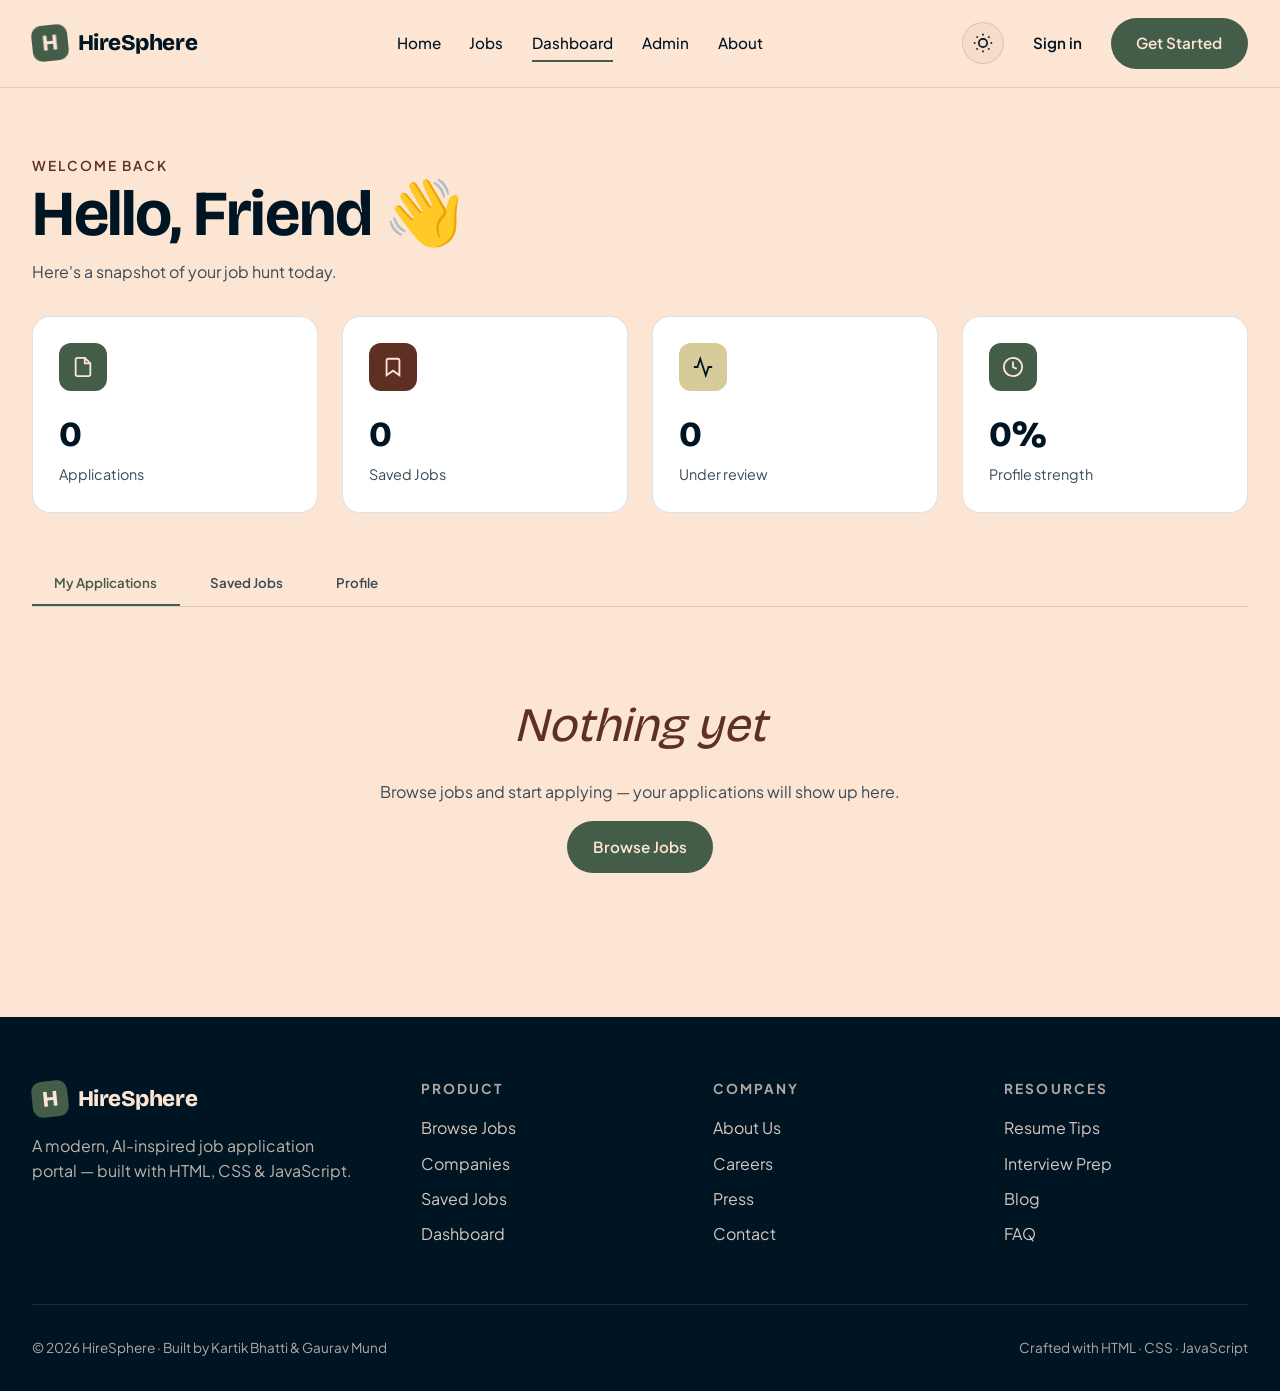
<file: dashboard.html>
<!DOCTYPE html>
<html lang="en">
<head>
  <meta charset="UTF-8" />
  <meta name="viewport" content="width=device-width, initial-scale=1.0" />
  <title>Dashboard · HireSphere</title>
  <link rel="stylesheet" href="css/style.css" />
</head>
<body>
  <nav class="navbar">
    <div class="nav-wrap">
      <a href="index.html" class="logo"><span class="logo-mark">H</span><span>HireSphere</span></a>
      <div class="nav-links" id="navLinks">
        <a href="index.html">Home</a>
        <a href="jobs.html">Jobs</a>
        <a href="dashboard.html" class="active">Dashboard</a>
        <a href="admin.html">Admin</a>
        <a href="about.html">About</a>
      </div>
      <div class="nav-actions">
        <button class="theme-toggle" id="themeToggle" title="Toggle theme">
          <svg viewBox="0 0 24 24" fill="none" stroke="currentColor" stroke-width="2"><circle cx="12" cy="12" r="5"></circle><line x1="12" y1="1" x2="12" y2="3"></line><line x1="12" y1="21" x2="12" y2="23"></line><line x1="4.22" y1="4.22" x2="5.64" y2="5.64"></line><line x1="18.36" y1="18.36" x2="19.78" y2="19.78"></line><line x1="1" y1="12" x2="3" y2="12"></line><line x1="21" y1="12" x2="23" y2="12"></line><line x1="4.22" y1="19.78" x2="5.64" y2="18.36"></line><line x1="18.36" y1="5.64" x2="19.78" y2="4.22"></line></svg>
        </button>
        <a href="login.html" class="btn btn-ghost" id="navAuthBtn">Sign in</a>
        <a href="signup.html" class="btn btn-primary">Get Started</a>
        <button class="menu-toggle" id="menuToggle">
          <svg viewBox="0 0 24 24" fill="none" stroke="currentColor" stroke-width="2"><line x1="3" y1="6" x2="21" y2="6"></line><line x1="3" y1="12" x2="21" y2="12"></line><line x1="3" y1="18" x2="21" y2="18"></line></svg>
        </button>
      </div>
    </div>
  </nav>

  <section class="dash-hero">
    <div class="container">
      <span class="eyebrow" style="color: var(--brown); text-transform: uppercase; letter-spacing: 0.15em; font-size: 0.85rem; font-weight:600">Welcome back</span>
      <h1 id="welcomeName">Hello, Friend 👋</h1>
      <p style="color: var(--text-soft); margin-top: 0.5rem">Here's a snapshot of your job hunt today.</p>

      <div class="dash-stats">
        <div class="stat-card" data-testid="stat-applications">
          <div class="ico"><svg viewBox="0 0 24 24" fill="none" stroke="currentColor" stroke-width="2"><path d="M14 2H6a2 2 0 0 0-2 2v16a2 2 0 0 0 2 2h12a2 2 0 0 0 2-2V8z"></path><polyline points="14 2 14 8 20 8"></polyline></svg></div>
          <div class="num" id="appsCount">0</div>
          <div class="lab">Applications</div>
        </div>
        <div class="stat-card" data-testid="stat-saved">
          <div class="ico" style="background: var(--brown)"><svg viewBox="0 0 24 24" fill="none" stroke="currentColor" stroke-width="2"><path d="M19 21l-7-5-7 5V5a2 2 0 0 1 2-2h10a2 2 0 0 1 2 2z"></path></svg></div>
          <div class="num" id="savedCount">0</div>
          <div class="lab">Saved Jobs</div>
        </div>
        <div class="stat-card">
          <div class="ico" style="background: var(--sand); color: var(--navy)"><svg viewBox="0 0 24 24" fill="none" stroke="currentColor" stroke-width="2"><polyline points="22 12 18 12 15 21 9 3 6 12 2 12"></polyline></svg></div>
          <div class="num" id="reviewCount">0</div>
          <div class="lab">Under review</div>
        </div>
        <div class="stat-card">
          <div class="ico"><svg viewBox="0 0 24 24" fill="none" stroke="currentColor" stroke-width="2"><circle cx="12" cy="12" r="10"></circle><polyline points="12 6 12 12 16 14"></polyline></svg></div>
          <div class="num" id="matchScore">85%</div>
          <div class="lab">Profile strength</div>
        </div>
      </div>

      <div class="tabs">
        <button class="tab active" data-tab="applications" data-testid="tab-applications">My Applications</button>
        <button class="tab" data-tab="saved" data-testid="tab-saved">Saved Jobs</button>
        <button class="tab" data-tab="profile" data-testid="tab-profile">Profile</button>
      </div>

      <div class="tab-pane active" id="paneApplications">
        <div id="applicationsList" class="apps-list"></div>
      </div>
      <div class="tab-pane" id="paneSaved">
        <div id="savedList" class="jobs-grid"></div>
      </div>
      <div class="tab-pane" id="paneProfile">
        <div class="form-card" style="margin: 1rem 0; max-width: 100%">
          <h2>Your Profile</h2>
          <p class="sub">Recruiters see this. Make it shine.</p>
          <form id="profileForm" data-testid="profile-form">
            <div class="field-group"><label>Full Name</label><input type="text" id="profName" placeholder="Your name" /></div>
            <div class="field-group"><label>Email</label><input type="email" id="profEmail" placeholder="you@example.com" /></div>
            <div class="field-group"><label>Phone</label><input type="tel" id="profPhone" placeholder="+91 ..." /></div>
            <div class="field-group"><label>Headline</label><input type="text" id="profHeadline" placeholder="Aspiring Frontend Developer" /></div>
            <div class="field-group"><label>Skills (comma separated)</label><input type="text" id="profSkills" placeholder="JavaScript, CSS, React" /></div>
            <div class="field-group"><label>Bio</label><textarea id="profBio" placeholder="Tell recruiters a bit about yourself..."></textarea></div>
            <button type="submit" class="btn btn-primary btn-block" data-testid="save-profile-btn">Save Profile</button>
          </form>
        </div>
      </div>
    </div>
  </section>

  <footer class="footer">
    <div class="footer-grid">
      <div class="footer-brand">
        <div class="logo" style="color: var(--cream)"><span class="logo-mark">H</span><span>HireSphere</span></div>
        <p>A modern, AI-inspired job application portal — built with HTML, CSS & JavaScript.</p>
      </div>
      <div><h4>Product</h4><ul><li>Browse Jobs</li><li>Companies</li><li>Saved Jobs</li><li>Dashboard</li></ul></div>
      <div><h4>Company</h4><ul><li>About Us</li><li>Careers</li><li>Press</li><li>Contact</li></ul></div>
      <div><h4>Resources</h4><ul><li>Resume Tips</li><li>Interview Prep</li><li>Blog</li><li>FAQ</li></ul></div>
    </div>
    <div class="footer-bottom">
      <div>© 2026 HireSphere · Built by Kartik Bhatti & Gaurav Mund</div>
      <div>Crafted with HTML · CSS · JavaScript</div>
    </div>
  </footer>

  <div class="toast-container" id="toastContainer"></div>

  <script src="js/utils.js"></script>
  <script src="js/theme.js"></script>
  <script src="js/toast.js"></script>
  <script src="js/navbar.js"></script>
  <script src="js/seed_jobs.js"></script>
  <script src="js/data.js"></script>
  <script src="js/dashboard.js"></script>
</body>
</html>
</file>
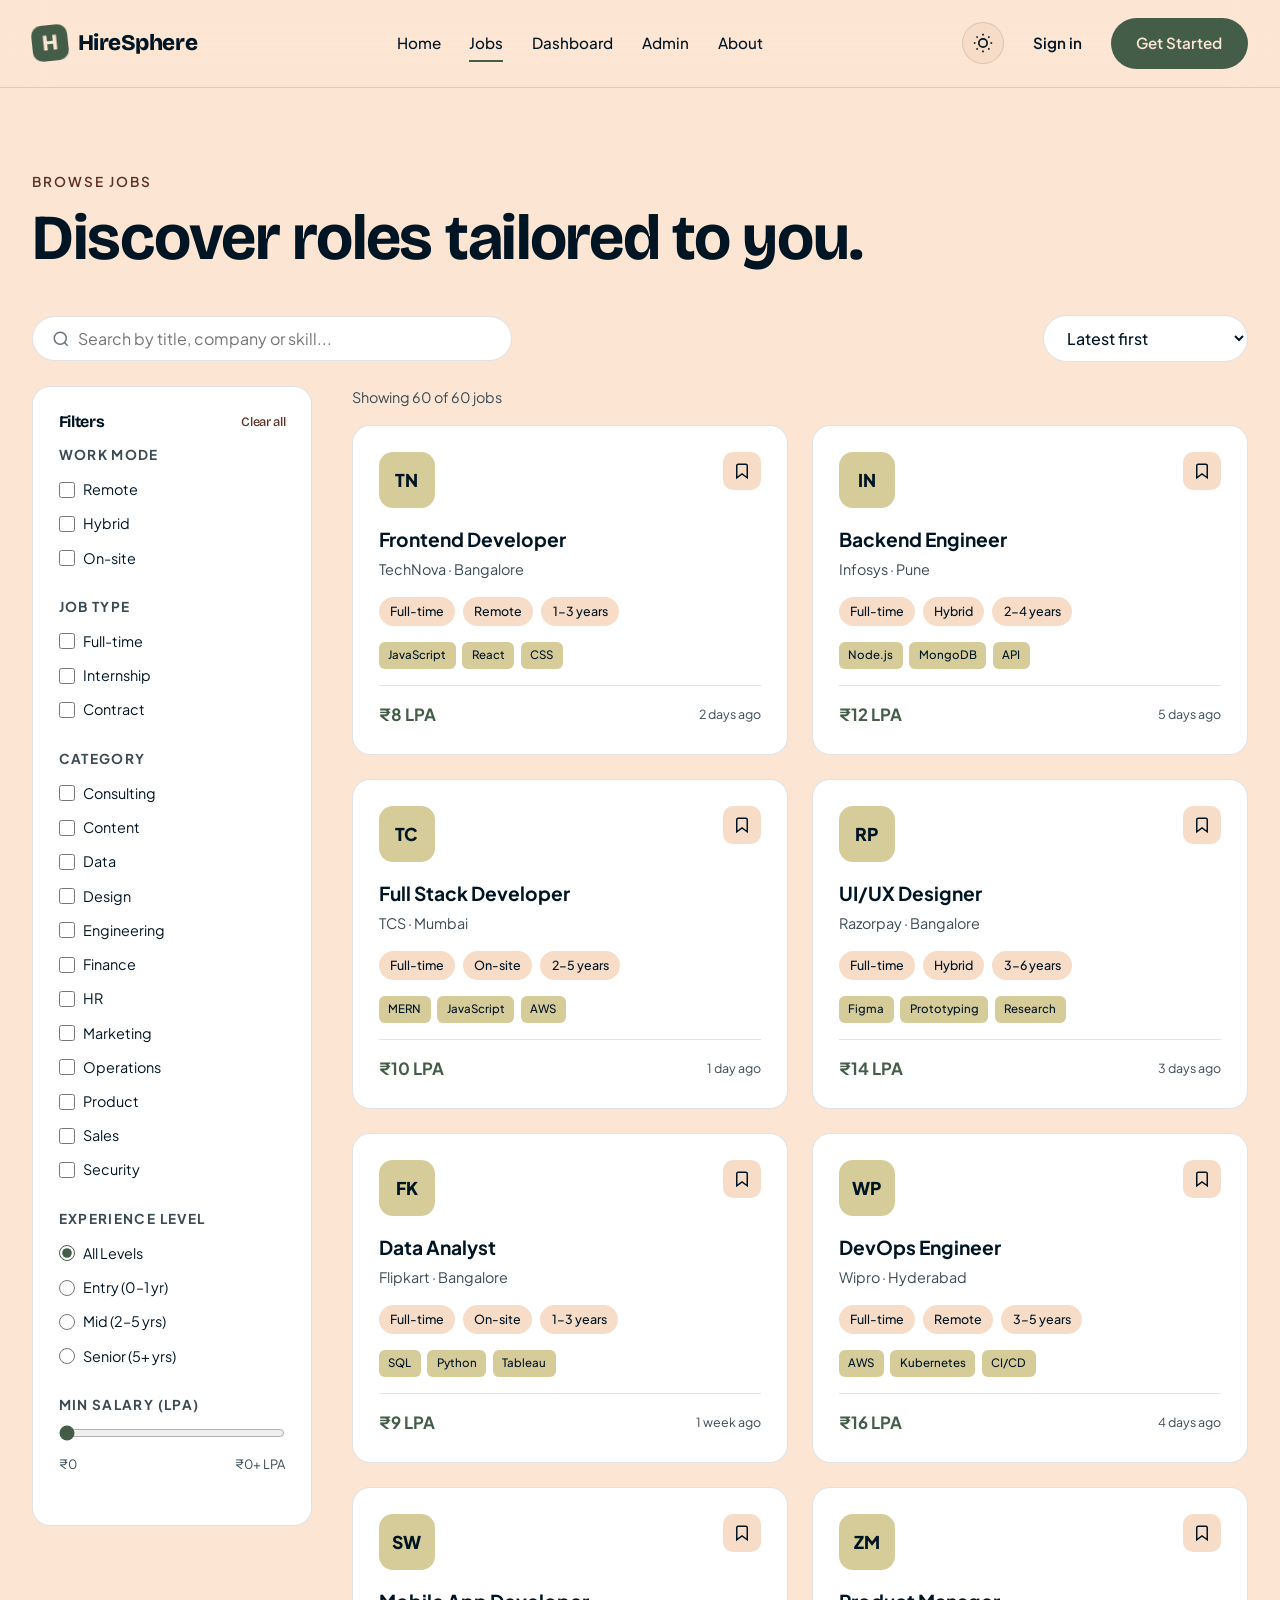
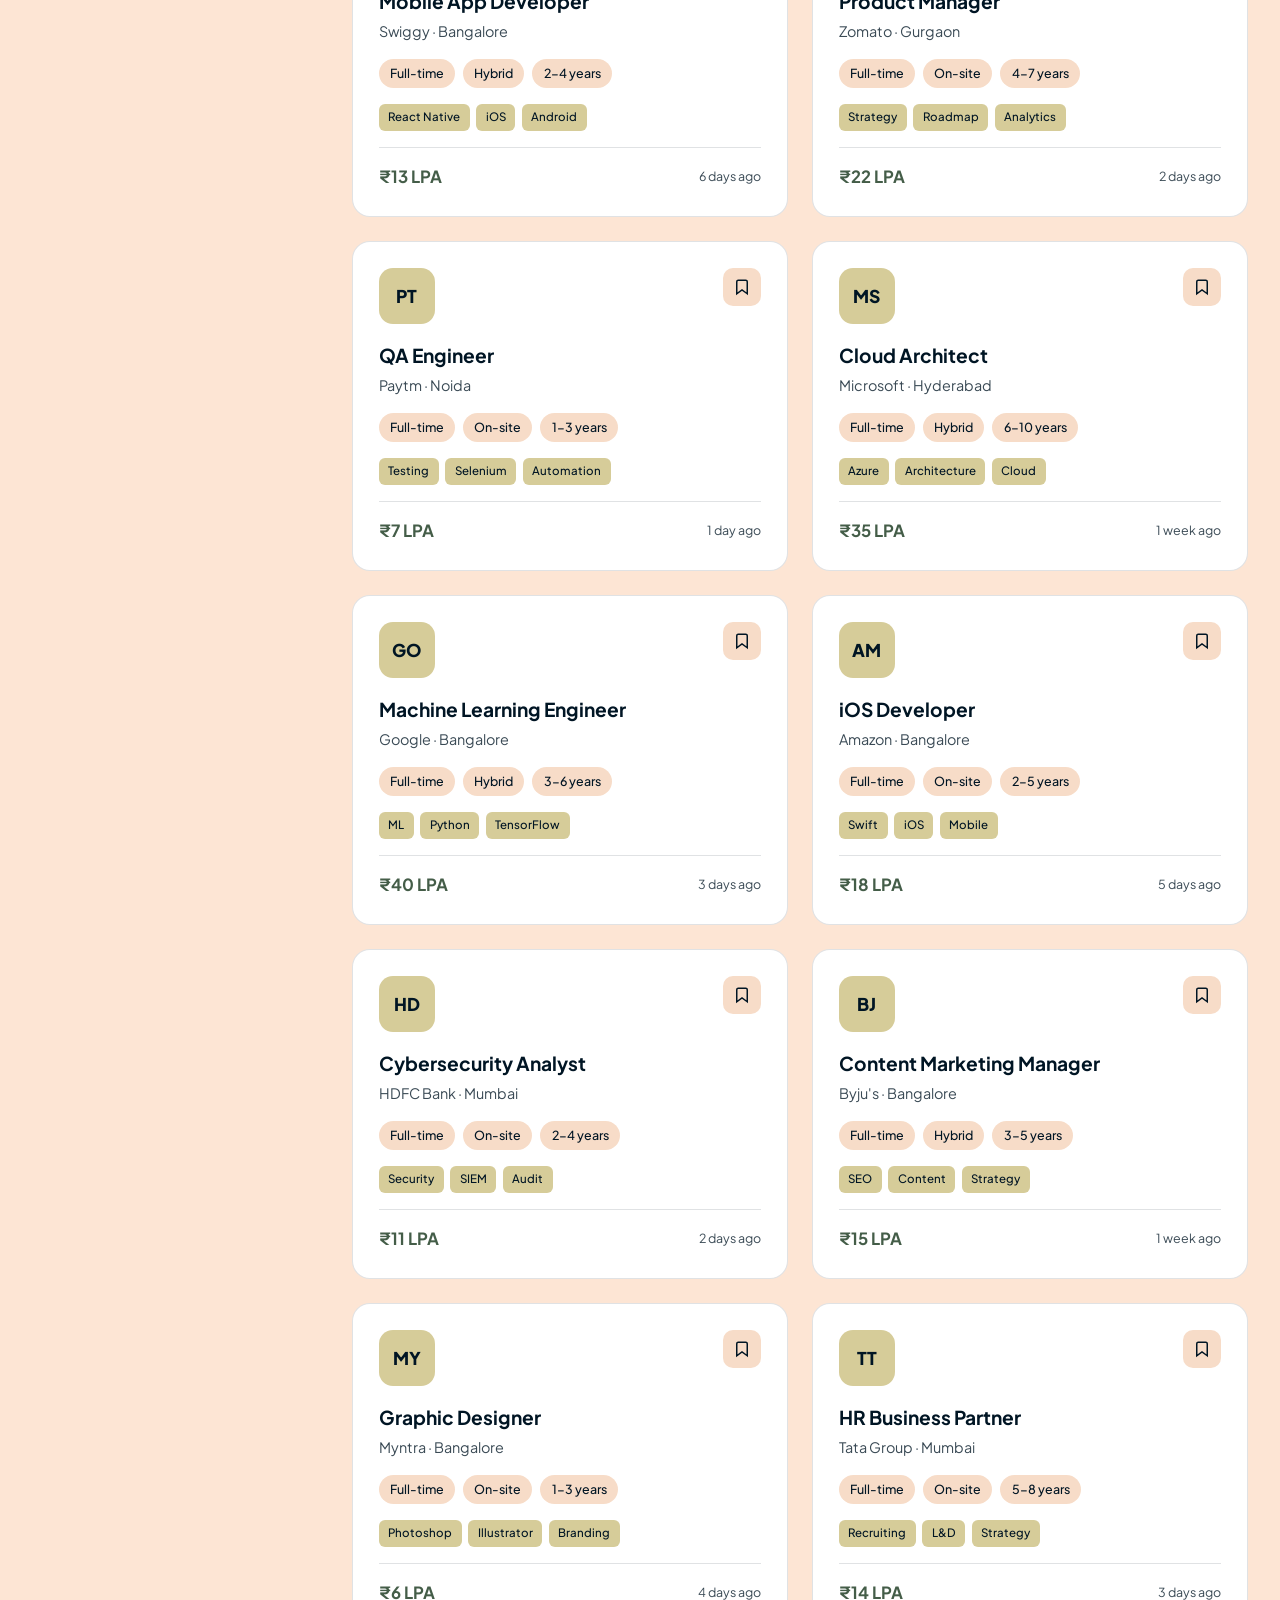
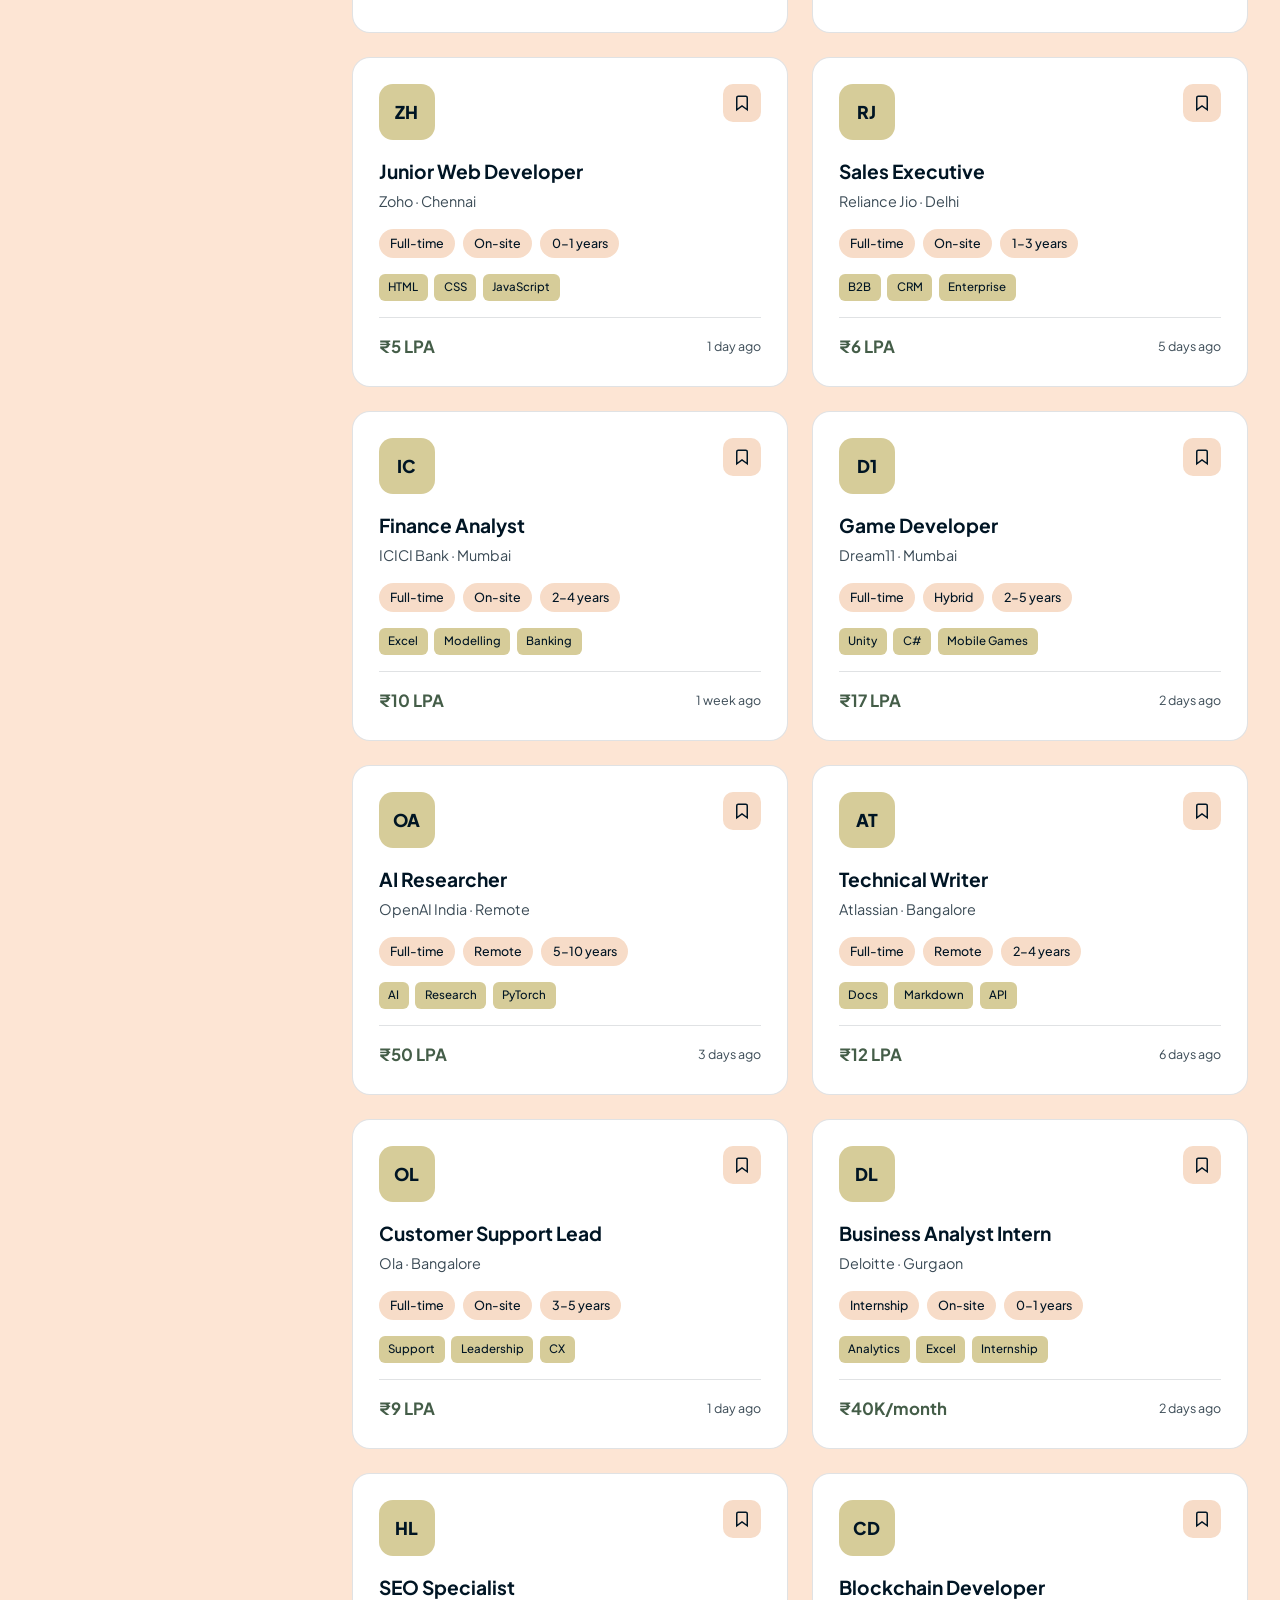
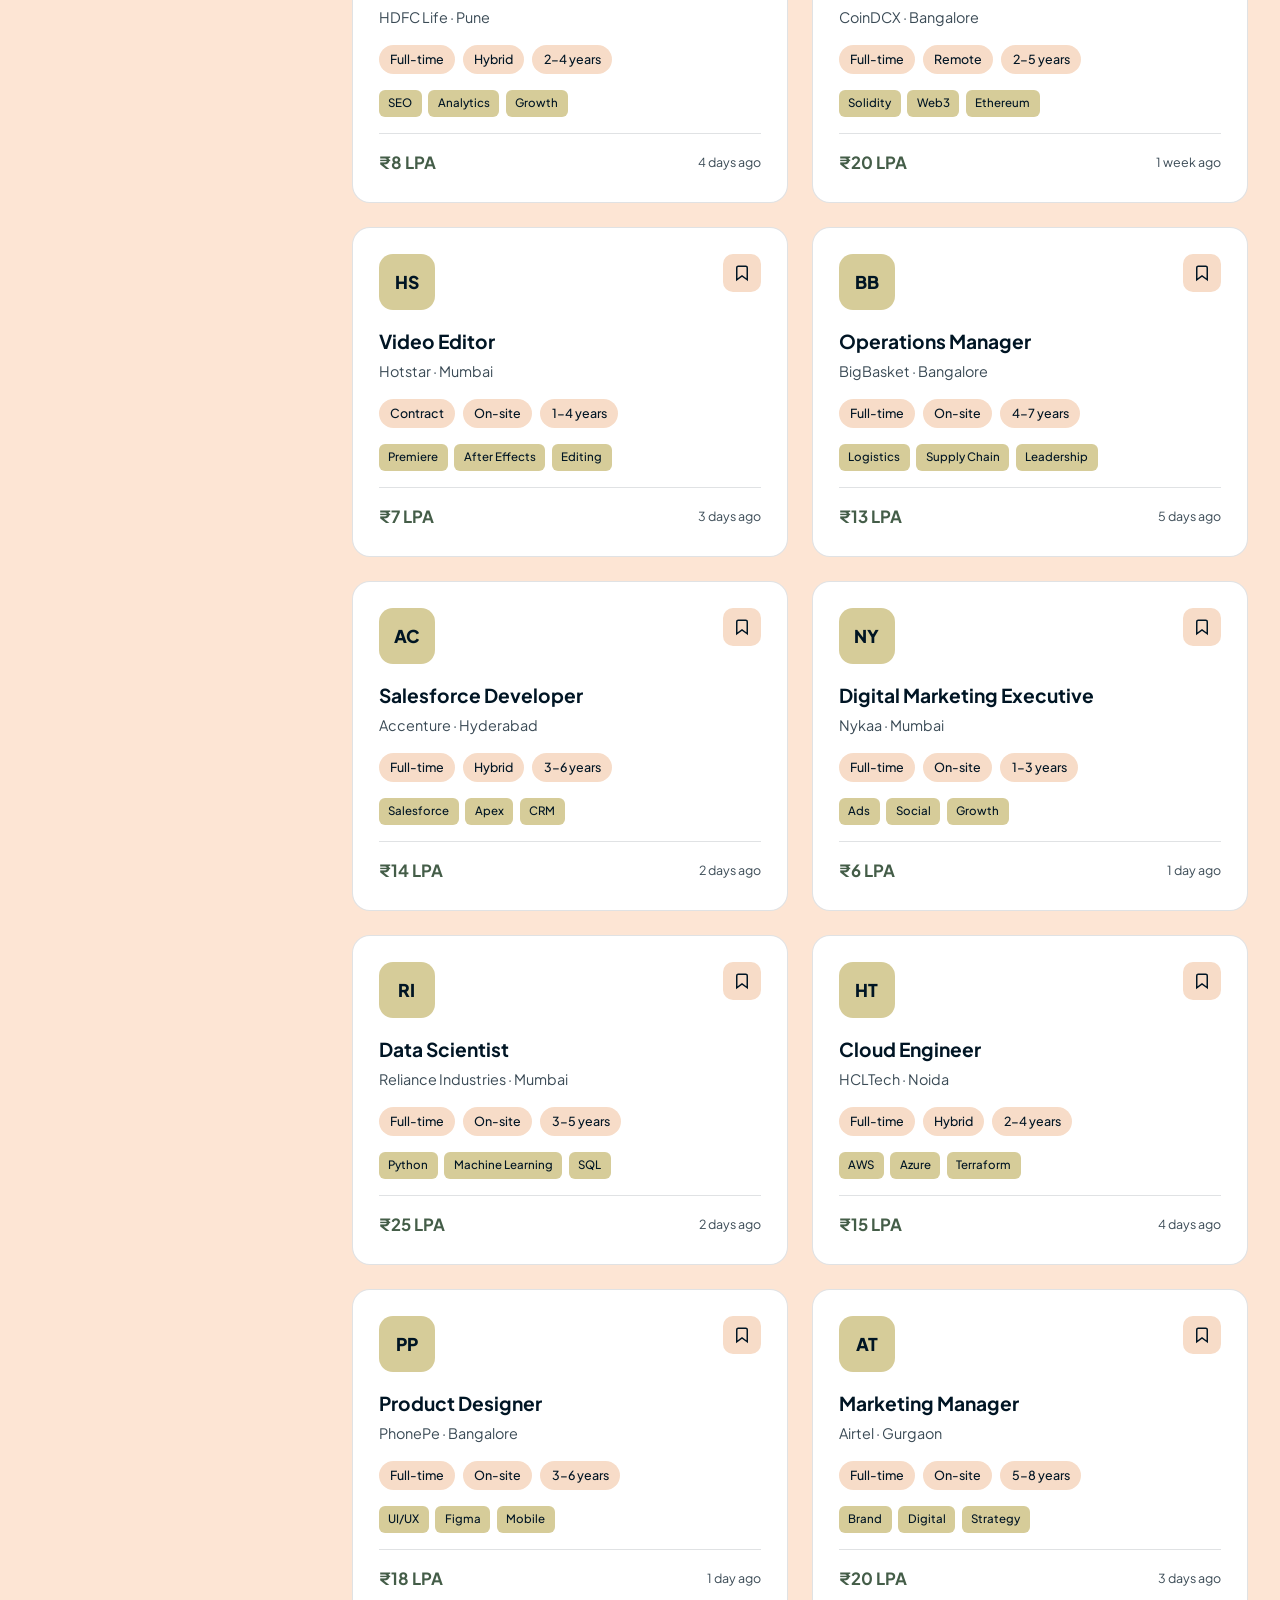
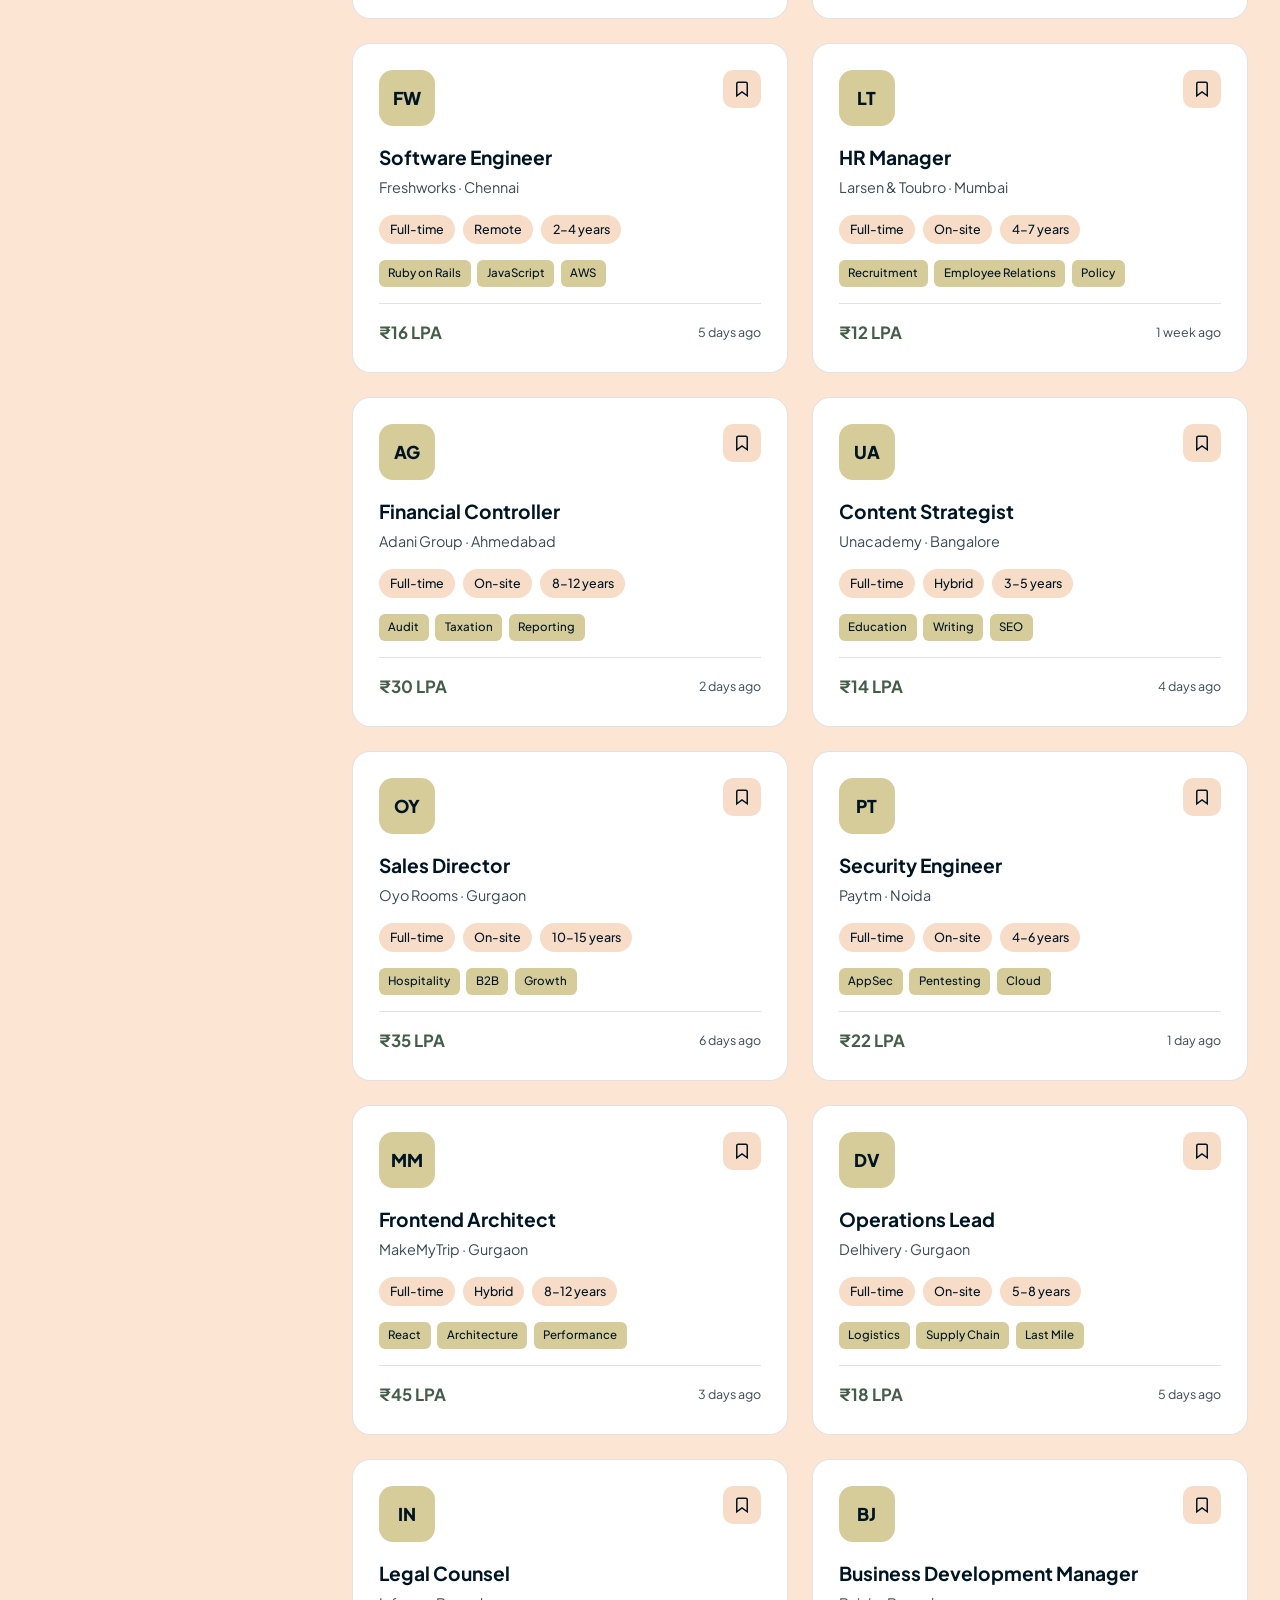
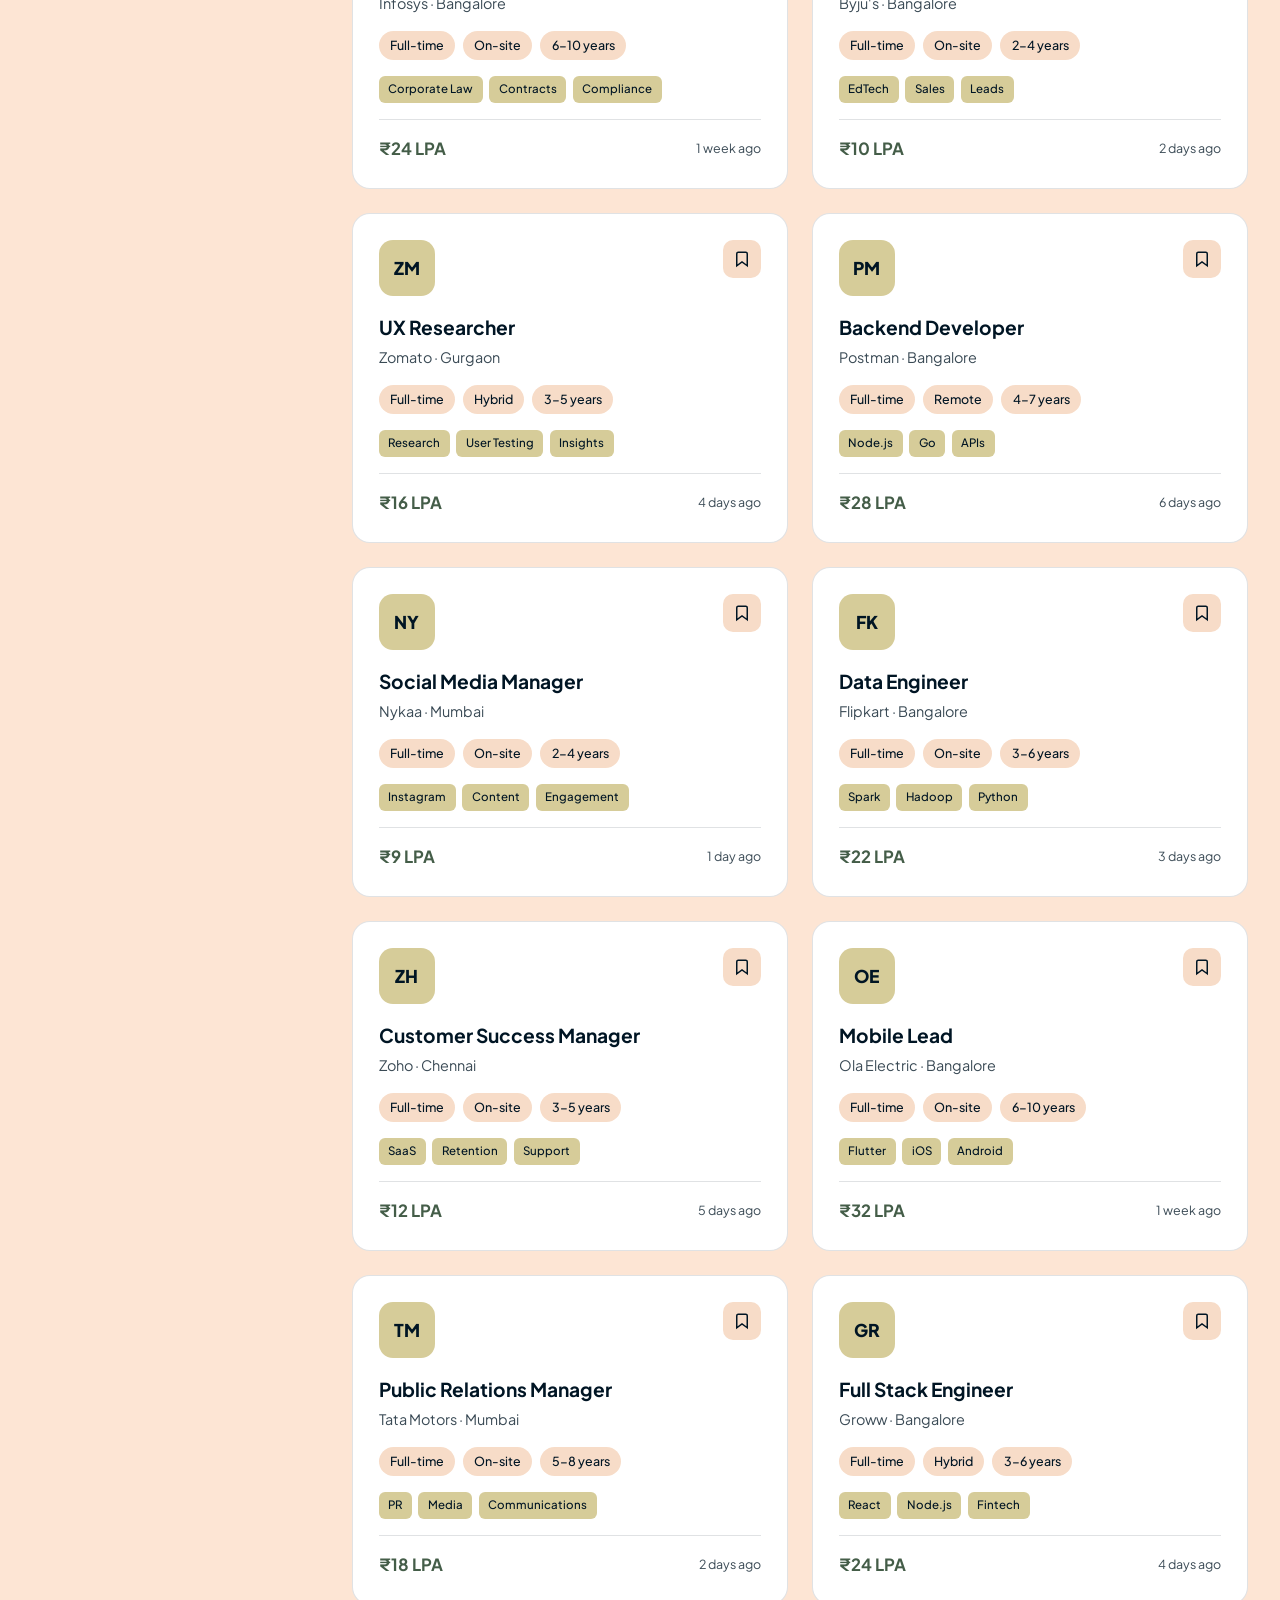
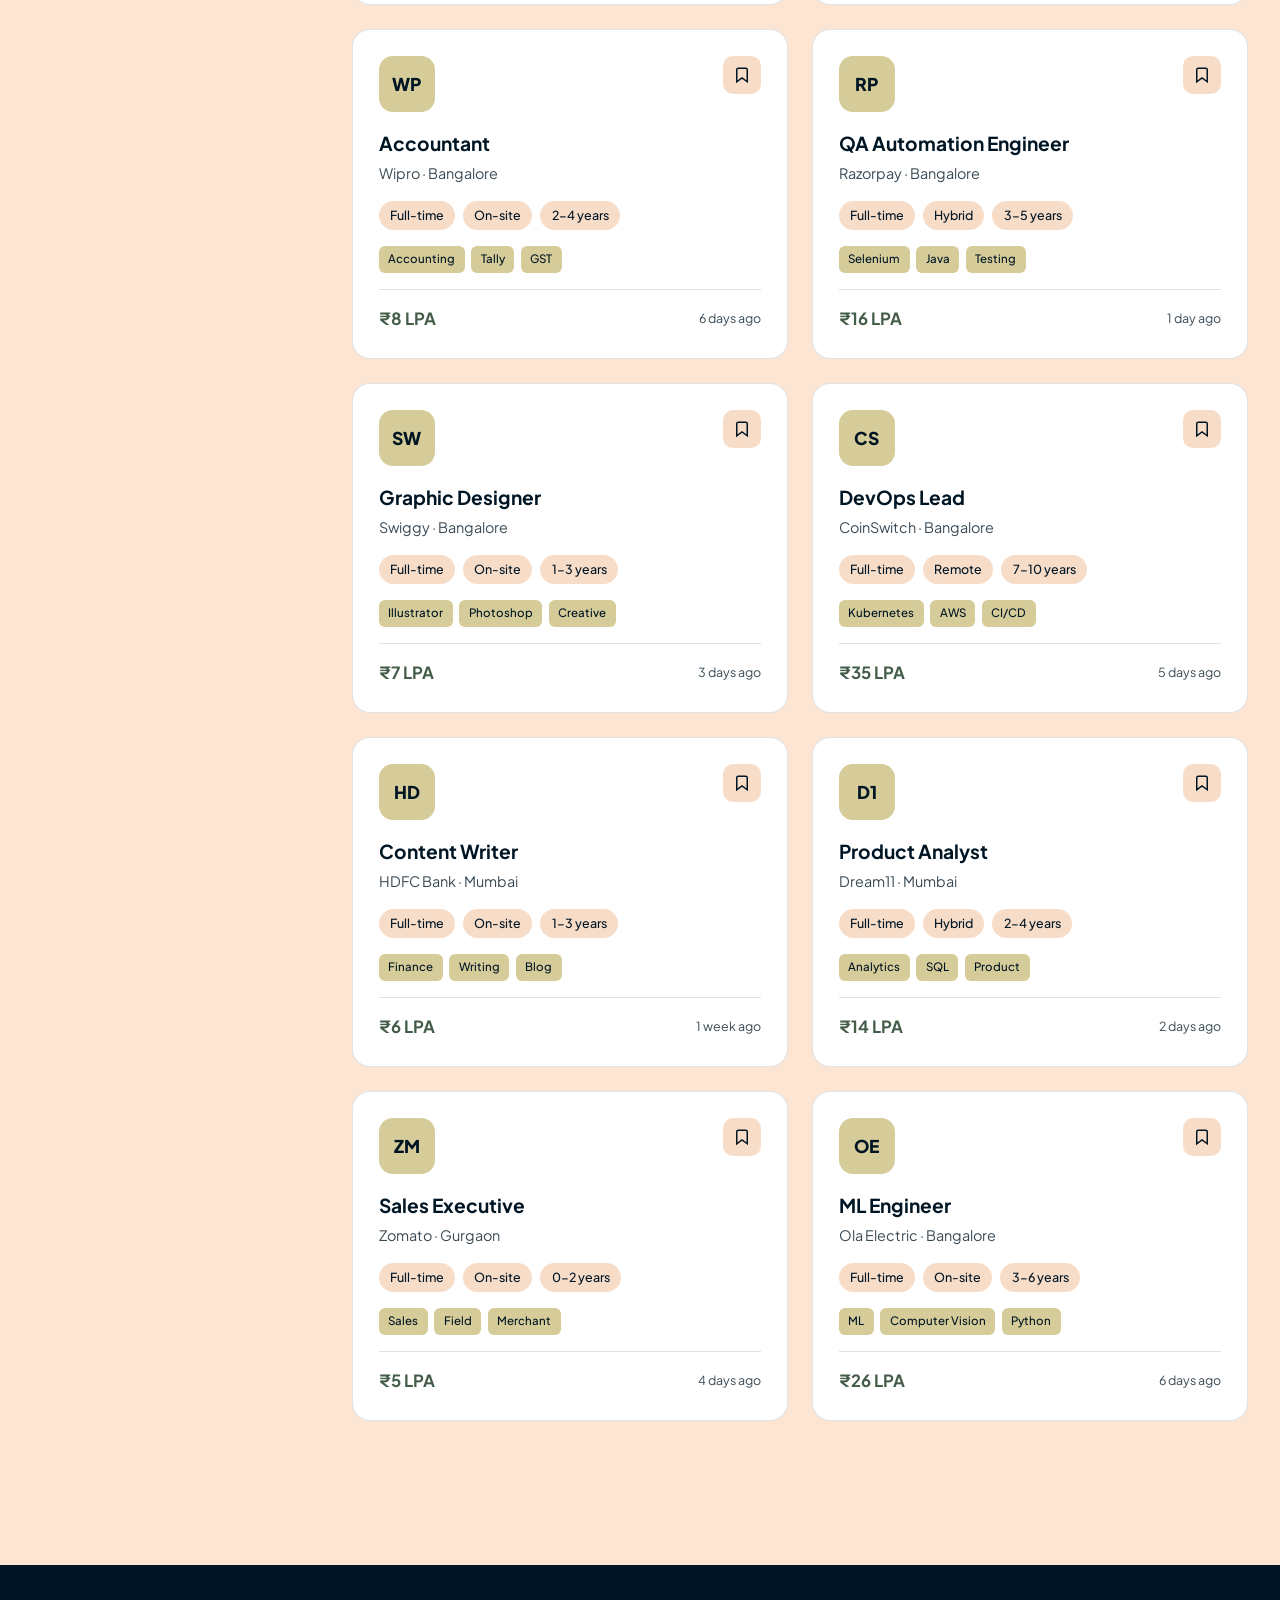
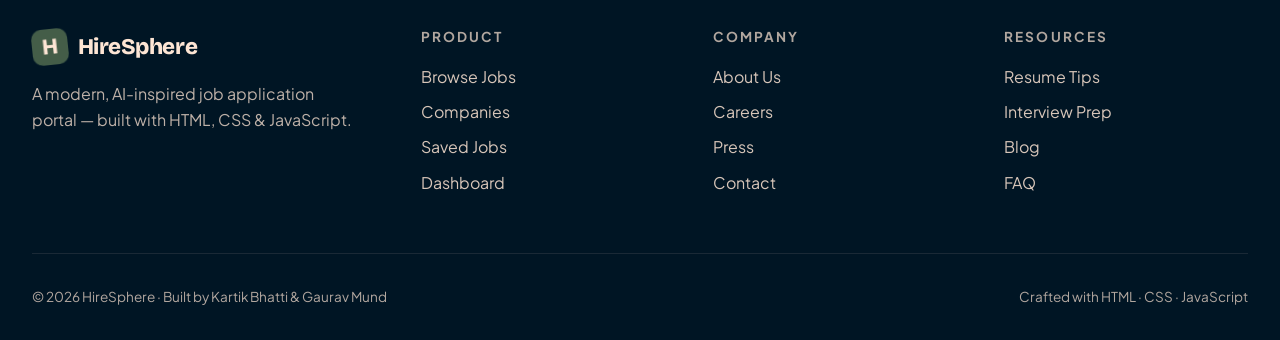
<file: jobs.html>
<!DOCTYPE html>
<html lang="en">
<head>
  <meta charset="UTF-8" />
  <meta name="viewport" content="width=device-width, initial-scale=1.0" />
  <title>Browse Jobs · HireSphere</title>
  <link rel="stylesheet" href="css/style.css" />
</head>
<body>
  <nav class="navbar">
    <div class="nav-wrap">
      <a href="index.html" class="logo"><span class="logo-mark">H</span><span>HireSphere</span></a>
      <div class="nav-links" id="navLinks">
        <a href="index.html">Home</a>
        <a href="jobs.html" class="active">Jobs</a>
        <a href="dashboard.html">Dashboard</a>
        <a href="admin.html">Admin</a>
        <a href="about.html">About</a>
      </div>
      <div class="nav-actions">
        <button class="theme-toggle" id="themeToggle" title="Toggle theme">
          <svg viewBox="0 0 24 24" fill="none" stroke="currentColor" stroke-width="2"><circle cx="12" cy="12" r="5"></circle><line x1="12" y1="1" x2="12" y2="3"></line><line x1="12" y1="21" x2="12" y2="23"></line><line x1="4.22" y1="4.22" x2="5.64" y2="5.64"></line><line x1="18.36" y1="18.36" x2="19.78" y2="19.78"></line><line x1="1" y1="12" x2="3" y2="12"></line><line x1="21" y1="12" x2="23" y2="12"></line><line x1="4.22" y1="19.78" x2="5.64" y2="18.36"></line><line x1="18.36" y1="5.64" x2="19.78" y2="4.22"></line></svg>
        </button>
        <a href="login.html" class="btn btn-ghost" id="navAuthBtn">Sign in</a>
        <a href="signup.html" class="btn btn-primary">Get Started</a>
        <button class="menu-toggle" id="menuToggle">
          <svg viewBox="0 0 24 24" fill="none" stroke="currentColor" stroke-width="2"><line x1="3" y1="6" x2="21" y2="6"></line><line x1="3" y1="12" x2="21" y2="12"></line><line x1="3" y1="18" x2="21" y2="18"></line></svg>
        </button>
      </div>
    </div>
  </nav>

  <section class="section">
    <div class="container">
      <div style="margin-bottom: 2.5rem">
        <span class="eyebrow" style="color: var(--brown); text-transform: uppercase; letter-spacing: 0.15em; font-size: 0.85rem; font-weight:600">Browse Jobs</span>
        <h1 style="margin-top: 0.5rem">Discover roles tailored to you.</h1>
      </div>

      <div class="jobs-toolbar">
        <div class="search-bar">
          <svg viewBox="0 0 24 24" fill="none" stroke="currentColor" stroke-width="2"><circle cx="11" cy="11" r="8"></circle><line x1="21" y1="21" x2="16.65" y2="16.65"></line></svg>
          <input type="text" id="searchInput" placeholder="Search by title, company or skill..." data-testid="search-input" />
        </div>
        <select id="sortSelect" class="sort-select" data-testid="sort-select">
          <option value="latest">Latest first</option>
          <option value="salary-high">Salary: High to Low</option>
          <option value="salary-low">Salary: Low to High</option>
          <option value="title">Title A–Z</option>
        </select>
      </div>

      <div class="jobs-layout">
        <aside class="filters" data-testid="filters-panel">
          <h4>Filters <span class="clear-link" id="clearFilters" data-testid="clear-filters">Clear all</span></h4>

          <div class="filter-group">
            <h5>Work Mode</h5>
            <div id="modeFilters">
              <label><input type="checkbox" value="Remote" name="mode" /> Remote</label>
              <label><input type="checkbox" value="Hybrid" name="mode" /> Hybrid</label>
              <label><input type="checkbox" value="On-site" name="mode" /> On-site</label>
            </div>
          </div>

          <div class="filter-group">
            <h5>Job Type</h5>
            <div id="typeFilters">
              <label><input type="checkbox" value="Full-time" name="type" /> Full-time</label>
              <label><input type="checkbox" value="Internship" name="type" /> Internship</label>
              <label><input type="checkbox" value="Contract" name="type" /> Contract</label>
            </div>
          </div>

          <div class="filter-group">
            <h5>Category</h5>
            <div id="categoryFilters"></div>
          </div>

          <div class="filter-group">
            <h5>Experience Level</h5>
            <div id="expFilters">
              <label><input type="radio" value="all" name="exp" checked /> All Levels</label>
              <label><input type="radio" value="entry" name="exp" /> Entry (0–1 yr)</label>
              <label><input type="radio" value="mid" name="exp" /> Mid (2–5 yrs)</label>
              <label><input type="radio" value="senior" name="exp" /> Senior (5+ yrs)</label>
            </div>
          </div>

          <div class="filter-group">
            <h5>Min Salary (LPA)</h5>
            <input type="range" id="salaryRange" min="0" max="50" value="0" style="width:100%; accent-color: var(--green)" data-testid="salary-range" />
            <div style="display:flex; justify-content: space-between; font-size: 0.8rem; color: var(--text-soft); margin-top: 0.4rem">
              <span>₹0</span><span id="salaryValue">₹0+ LPA</span>
            </div>
          </div>
        </aside>

        <div>
          <div class="jobs-count" id="jobsCount">Loading...</div>
          <div id="jobsGrid" class="jobs-grid" data-testid="jobs-grid">
            <div class="loader-wrap"><div class="loader"></div><div>Loading jobs...</div></div>
          </div>
        </div>
      </div>
    </div>
  </section>

  <!-- Job Detail Modal -->
  <div class="modal" id="jobModal" data-testid="job-modal">
    <div class="modal-card" id="modalCard"></div>
  </div>

  <footer class="footer">
    <div class="footer-grid">
      <div class="footer-brand">
        <div class="logo" style="color: var(--cream)"><span class="logo-mark">H</span><span>HireSphere</span></div>
        <p>A modern, AI-inspired job application portal — built with HTML, CSS & JavaScript.</p>
      </div>
      <div><h4>Product</h4><ul><li>Browse Jobs</li><li>Companies</li><li>Saved Jobs</li><li>Dashboard</li></ul></div>
      <div><h4>Company</h4><ul><li>About Us</li><li>Careers</li><li>Press</li><li>Contact</li></ul></div>
      <div><h4>Resources</h4><ul><li>Resume Tips</li><li>Interview Prep</li><li>Blog</li><li>FAQ</li></ul></div>
    </div>
    <div class="footer-bottom">
      <div>© 2026 HireSphere · Built by Kartik Bhatti & Gaurav Mund</div>
      <div>Crafted with HTML · CSS · JavaScript</div>
    </div>
  </footer>

  <div class="toast-container" id="toastContainer"></div>

  <script src="js/utils.js"></script>
  <script src="js/theme.js"></script>
  <script src="js/toast.js"></script>
  <script src="js/navbar.js"></script>
  <script src="js/seed_jobs.js"></script>
  <script src="js/data.js"></script>
  <script src="js/jobs.js"></script>
</body>
</html>
</file>
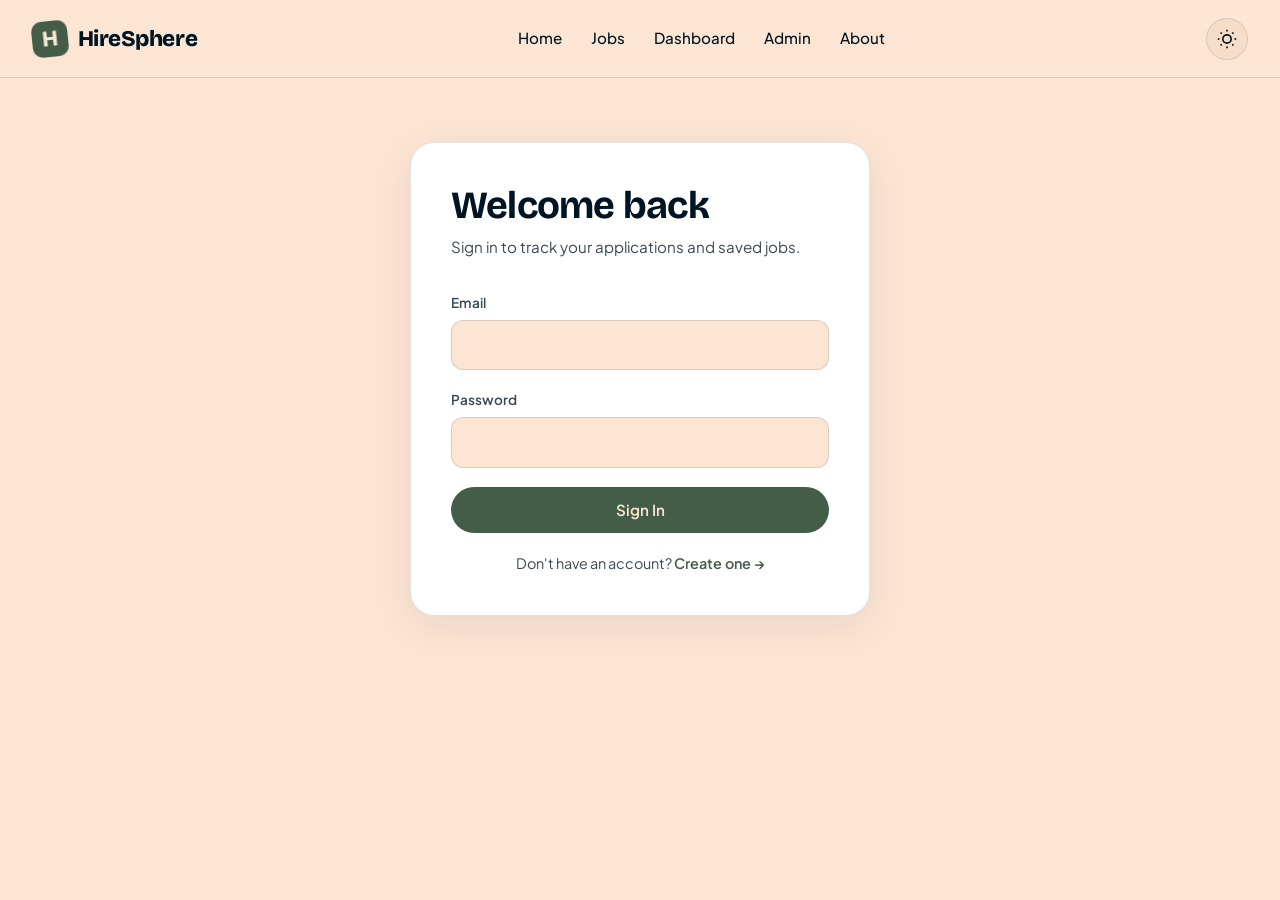
<file: login.html>
<!DOCTYPE html>
<html lang="en">
<head>
  <meta charset="UTF-8" />
  <meta name="viewport" content="width=device-width, initial-scale=1.0" />
  <title>Sign in · HireSphere</title>
  <link rel="stylesheet" href="css/style.css" />
</head>
<body>
  <nav class="navbar">
    <div class="nav-wrap">
      <a href="index.html" class="logo"><span class="logo-mark">H</span><span>HireSphere</span></a>
      <div class="nav-links" id="navLinks">
        <a href="index.html">Home</a><a href="jobs.html">Jobs</a><a href="dashboard.html">Dashboard</a><a href="admin.html">Admin</a><a href="about.html">About</a>
      </div>
      <div class="nav-actions">
        <button class="theme-toggle" id="themeToggle"><svg viewBox="0 0 24 24" fill="none" stroke="currentColor" stroke-width="2"><circle cx="12" cy="12" r="5"></circle><line x1="12" y1="1" x2="12" y2="3"></line><line x1="12" y1="21" x2="12" y2="23"></line><line x1="4.22" y1="4.22" x2="5.64" y2="5.64"></line><line x1="18.36" y1="18.36" x2="19.78" y2="19.78"></line><line x1="1" y1="12" x2="3" y2="12"></line><line x1="21" y1="12" x2="23" y2="12"></line><line x1="4.22" y1="19.78" x2="5.64" y2="18.36"></line><line x1="18.36" y1="5.64" x2="19.78" y2="4.22"></line></svg></button>
        <button class="menu-toggle" id="menuToggle"><svg viewBox="0 0 24 24" fill="none" stroke="currentColor" stroke-width="2"><line x1="3" y1="6" x2="21" y2="6"></line><line x1="3" y1="12" x2="21" y2="12"></line><line x1="3" y1="18" x2="21" y2="18"></line></svg></button>
      </div>
    </div>
  </nav>

  <div class="form-card">
    <h2>Welcome back</h2>
    <p class="sub">Sign in to track your applications and saved jobs.</p>
    <form id="loginForm" data-testid="login-form">
      <div class="field-group"><label>Email</label><input type="email" id="loginEmail" required data-testid="login-email" /></div>
      <div class="field-group"><label>Password</label><input type="password" id="loginPwd" required minlength="4" data-testid="login-pwd" /></div>
      <button type="submit" class="btn btn-primary btn-block" data-testid="login-submit">Sign In</button>
    </form>
    <p class="form-foot">Don't have an account? <a href="signup.html">Create one →</a></p>
  </div>

  <div class="toast-container" id="toastContainer"></div>

  <script src="js/utils.js"></script>
  <script src="js/theme.js"></script>
  <script src="js/toast.js"></script>
  <script src="js/navbar.js"></script>
  <script src="js/auth.js"></script>
  <script>document.getElementById('loginForm').addEventListener('submit', (e) => { e.preventDefault(); HSAuth.login(loginEmail.value, loginPwd.value); });</script>
</body>
</html>
</file>
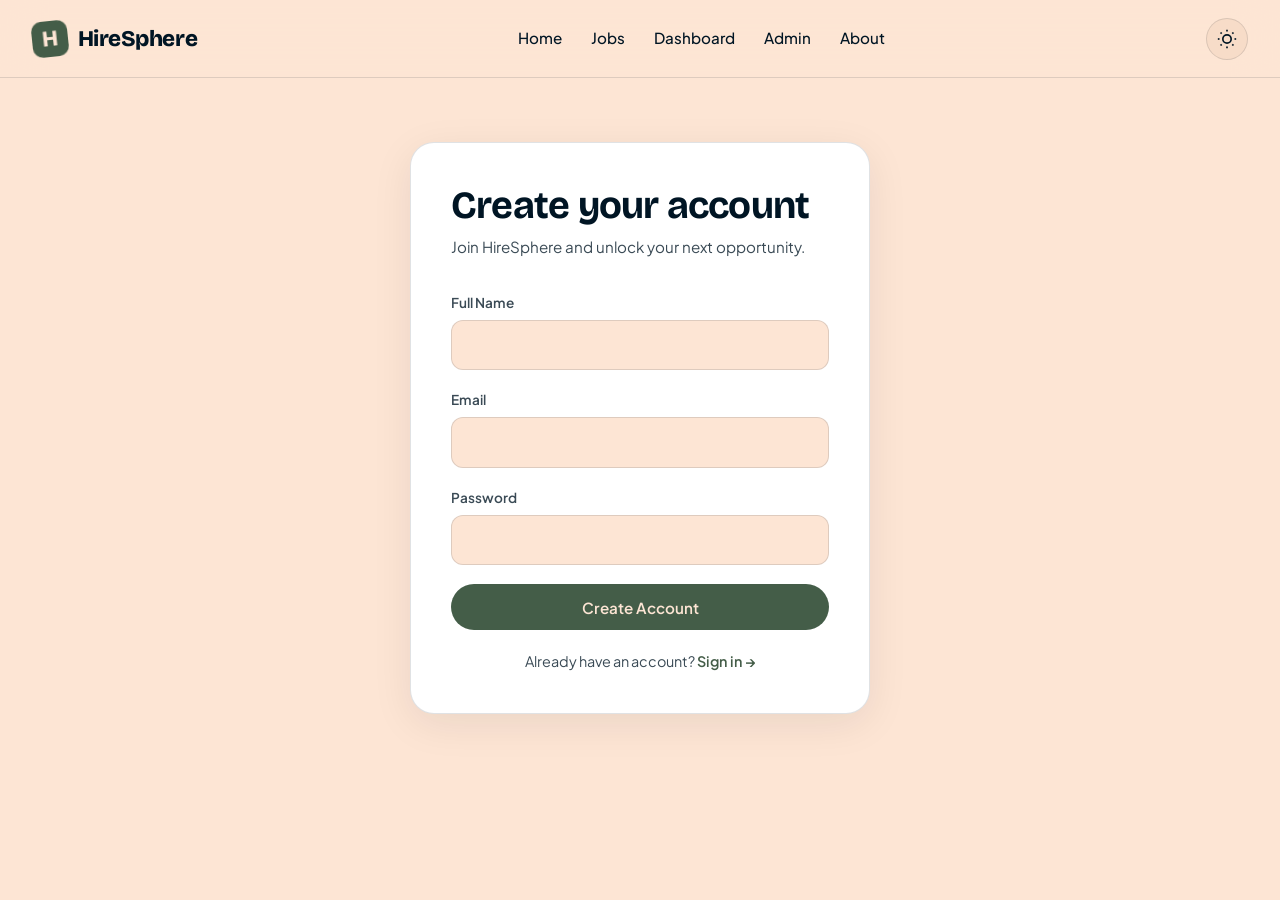
<file: signup.html>
<!DOCTYPE html>
<html lang="en">
<head>
  <meta charset="UTF-8" />
  <meta name="viewport" content="width=device-width, initial-scale=1.0" />
  <title>Sign up · HireSphere</title>
  <link rel="stylesheet" href="css/style.css" />
</head>
<body>
  <nav class="navbar">
    <div class="nav-wrap">
      <a href="index.html" class="logo"><span class="logo-mark">H</span><span>HireSphere</span></a>
      <div class="nav-links" id="navLinks">
        <a href="index.html">Home</a><a href="jobs.html">Jobs</a><a href="dashboard.html">Dashboard</a><a href="admin.html">Admin</a><a href="about.html">About</a>
      </div>
      <div class="nav-actions">
        <button class="theme-toggle" id="themeToggle"><svg viewBox="0 0 24 24" fill="none" stroke="currentColor" stroke-width="2"><circle cx="12" cy="12" r="5"></circle><line x1="12" y1="1" x2="12" y2="3"></line><line x1="12" y1="21" x2="12" y2="23"></line><line x1="4.22" y1="4.22" x2="5.64" y2="5.64"></line><line x1="18.36" y1="18.36" x2="19.78" y2="19.78"></line><line x1="1" y1="12" x2="3" y2="12"></line><line x1="21" y1="12" x2="23" y2="12"></line><line x1="4.22" y1="19.78" x2="5.64" y2="18.36"></line><line x1="18.36" y1="5.64" x2="19.78" y2="4.22"></line></svg></button>
        <button class="menu-toggle" id="menuToggle"><svg viewBox="0 0 24 24" fill="none" stroke="currentColor" stroke-width="2"><line x1="3" y1="6" x2="21" y2="6"></line><line x1="3" y1="12" x2="21" y2="12"></line><line x1="3" y1="18" x2="21" y2="18"></line></svg></button>
      </div>
    </div>
  </nav>

  <div class="form-card">
    <h2>Create your account</h2>
    <p class="sub">Join HireSphere and unlock your next opportunity.</p>
    <form id="signupForm" data-testid="signup-form">
      <div class="field-group"><label>Full Name</label><input type="text" id="suName" required data-testid="signup-name" /></div>
      <div class="field-group"><label>Email</label><input type="email" id="suEmail" required data-testid="signup-email" /></div>
      <div class="field-group"><label>Password</label><input type="password" id="suPwd" required minlength="4" data-testid="signup-pwd" /></div>
      <button type="submit" class="btn btn-primary btn-block" data-testid="signup-submit">Create Account</button>
    </form>
    <p class="form-foot">Already have an account? <a href="login.html">Sign in →</a></p>
  </div>

  <div class="toast-container" id="toastContainer"></div>

  <script src="js/utils.js"></script>
  <script src="js/theme.js"></script>
  <script src="js/toast.js"></script>
  <script src="js/navbar.js"></script>
  <script src="js/auth.js"></script>
  <script>document.getElementById('signupForm').addEventListener('submit', (e) => { e.preventDefault(); HSAuth.signup(suName.value, suEmail.value, suPwd.value); });</script>
</body>
</html>
</file>
<file: css/style.css>
/* ============================================
   HireSphere - Premium Job Portal Stylesheet
   Color Palette:
   --green: #445D48 | --cream: #FDE5D4
   --sand: #D6CC99  | --navy: #001524
   --brown: #5E3023
   ============================================ */

@import url('https://fonts.googleapis.com/css2?family=Bricolage+Grotesque:opsz,wght@12..96,400;12..96,500;12..96,700;12..96,800&family=Plus+Jakarta+Sans:wght@400;500;600;700&display=swap');

* { box-sizing: border-box; margin: 0; padding: 0; }

:root {
  --green: #445D48;
  --cream: #FDE5D4;
  --sand: #D6CC99;
  --navy: #001524;
  --brown: #5E3023;

  /* Light theme (default) */
  --bg: #FDE5D4;
  --bg-soft: #f7dcc8;
  --bg-card: #ffffff;
  --text: #001524;
  --text-soft: #3a4a55;
  --primary: #445D48;
  --primary-hover: #324636;
  --accent: #5E3023;
  --accent-soft: #D6CC99;
  --border: rgba(0,21,36,0.12);
  --shadow: 0 10px 40px rgba(0,21,36,0.08);
  --shadow-lg: 0 25px 60px rgba(0,21,36,0.15);
  --radius: 18px;
}

body.dark {
  --bg: #001524;
  --bg-soft: #06222f;
  --bg-card: #0a2a38;
  --text: #FDE5D4;
  --text-soft: #c9b9a8;
  --primary: #D6CC99;
  --primary-hover: #e9dfb0;
  --accent: #5E3023;
  --accent-soft: #445D48;
  --border: rgba(253,229,212,0.12);
  --shadow: 0 10px 40px rgba(0,0,0,0.4);
  --shadow-lg: 0 25px 60px rgba(0,0,0,0.6);
}

html { scroll-behavior: smooth; }

body {
  font-family: 'Plus Jakarta Sans', system-ui, sans-serif;
  background: var(--bg);
  color: var(--text);
  line-height: 1.6;
  min-height: 100vh;
  transition: background-color .35s ease, color .35s ease;
  overflow-x: hidden;
}

h1, h2, h3, h4, h5 { font-family: 'Bricolage Grotesque', serif; font-weight: 700; line-height: 1.15; letter-spacing: -0.02em; }
h1 { font-size: clamp(2.5rem, 5vw, 4.5rem); }
h2 { font-size: clamp(1.75rem, 3vw, 2.75rem); }
h3 { font-size: 1.4rem; }

a { color: inherit; text-decoration: none; }
img { max-width: 100%; display: block; }
button { font-family: inherit; cursor: pointer; border: none; background: none; color: inherit; }
input, select, textarea { font-family: inherit; font-size: 1rem; }

::selection { background: var(--green); color: var(--cream); }

/* ============================================
   Navbar
   ============================================ */
.navbar {
  position: sticky;
  top: 0;
  z-index: 100;
  background: var(--bg);
  border-bottom: 1px solid var(--border);
  backdrop-filter: blur(20px);
  -webkit-backdrop-filter: blur(20px);
  background: color-mix(in srgb, var(--bg) 85%, transparent);
}
.nav-wrap {
  max-width: 1280px;
  margin: 0 auto;
  padding: 1.1rem 2rem;
  display: flex;
  align-items: center;
  justify-content: space-between;
  gap: 2rem;
}
.logo {
  display: flex;
  align-items: center;
  gap: 0.6rem;
  font-family: 'Bricolage Grotesque', serif;
  font-weight: 800;
  font-size: 1.4rem;
  letter-spacing: -0.02em;
}
.logo-mark {
  width: 36px; height: 36px;
  background: var(--green);
  color: var(--cream);
  border-radius: 10px;
  display: grid; place-items: center;
  font-weight: 800;
  transform: rotate(-6deg);
  transition: transform .4s cubic-bezier(.34,1.56,.64,1);
}
.logo:hover .logo-mark { transform: rotate(6deg) scale(1.1); }

.nav-links { display: flex; align-items: center; gap: 1.8rem; }
.nav-links a {
  font-weight: 500;
  font-size: 0.95rem;
  position: relative;
  transition: color .2s;
}
.nav-links a::after {
  content: '';
  position: absolute;
  left: 0; bottom: -6px;
  width: 0; height: 2px;
  background: var(--green);
  transition: width .3s;
}
.nav-links a:hover::after, .nav-links a.active::after { width: 100%; }
.nav-actions { display: flex; align-items: center; gap: 0.8rem; }

.theme-toggle {
  width: 42px; height: 42px;
  border-radius: 50%;
  display: grid; place-items: center;
  background: var(--bg-soft);
  transition: transform .3s, background .3s;
  border: 1px solid var(--border);
}
.theme-toggle:hover { transform: rotate(20deg); }
.theme-toggle svg { width: 20px; height: 20px; }

.menu-toggle { display: none; width: 42px; height: 42px; border-radius: 10px; background: var(--bg-soft); }
.menu-toggle svg { width: 24px; height: 24px; }

/* ============================================
   Buttons
   ============================================ */
.btn {
  display: inline-flex;
  align-items: center;
  justify-content: center;
  gap: 0.5rem;
  padding: 0.85rem 1.6rem;
  border-radius: 999px;
  font-weight: 600;
  font-size: 0.95rem;
  transition: transform .25s ease, box-shadow .25s ease, background .25s ease;
  white-space: nowrap;
}
.btn-primary {
  background: var(--green);
  color: var(--cream);
}
.btn-primary:hover {
  background: var(--primary-hover);
  transform: translateY(-2px);
  box-shadow: 0 12px 28px rgba(68,93,72,0.4);
}
.btn-outline {
  background: transparent;
  color: var(--text);
  border: 1.5px solid var(--text);
}
.btn-outline:hover { background: var(--text); color: var(--bg); }
.btn-accent {
  background: var(--brown);
  color: var(--cream);
}
.btn-accent:hover { background: #4a2419; transform: translateY(-2px); }
.btn-ghost { padding: 0.5rem 1rem; }
.btn-block { width: 100%; }

/* ============================================
   Hero
   ============================================ */
.hero {
  position: relative;
  padding: 5rem 2rem 6rem;
  overflow: hidden;
}
.hero-grid {
  max-width: 1280px;
  margin: 0 auto;
  display: grid;
  grid-template-columns: 1.1fr 0.9fr;
  gap: 4rem;
  align-items: center;
}
.hero-eyebrow {
  display: inline-flex;
  align-items: center;
  gap: 0.5rem;
  background: var(--bg-card);
  padding: 0.5rem 1rem;
  border-radius: 999px;
  font-size: 0.85rem;
  font-weight: 600;
  border: 1px solid var(--border);
  margin-bottom: 1.5rem;
  animation: slideUp .6s ease both;
}
.hero-eyebrow .dot { width: 8px; height: 8px; border-radius: 50%; background: var(--green); animation: pulse 2s infinite; }
.hero h1 {
  margin-bottom: 1.2rem;
  animation: slideUp .8s .1s ease both;
}
.hero h1 .accent {
  font-style: italic;
  color: var(--brown);
  position: relative;
  display: inline-block;
}
.hero h1 .accent::after {
  content: '';
  position: absolute;
  left: 0; right: 0; bottom: 0.05em;
  height: 0.3em;
  background: var(--sand);
  z-index: -1;
  border-radius: 4px;
}
.hero-sub {
  font-size: 1.15rem;
  color: var(--text-soft);
  max-width: 560px;
  margin-bottom: 2rem;
  animation: slideUp .8s .2s ease both;
}
.hero-search {
  background: var(--bg-card);
  border-radius: 18px;
  padding: 0.6rem;
  display: grid;
  grid-template-columns: 1fr 1fr auto;
  gap: 0.5rem;
  box-shadow: var(--shadow);
  border: 1px solid var(--border);
  margin-bottom: 2rem;
  animation: slideUp .8s .3s ease both;
}
.hero-search .field {
  display: flex;
  align-items: center;
  gap: 0.5rem;
  padding: 0.6rem 0.9rem;
  border-radius: 12px;
}
.hero-search .field svg { width: 18px; height: 18px; opacity: 0.6; }
.hero-search input {
  border: none;
  outline: none;
  background: transparent;
  color: var(--text);
  flex: 1;
  font-size: 0.95rem;
}
.hero-search .field + .field { border-left: 1px solid var(--border); }
.hero-stats {
  display: flex;
  gap: 2.5rem;
  animation: slideUp .8s .4s ease both;
}
.hero-stat .num {
  font-family: 'Bricolage Grotesque', serif;
  font-size: 2rem;
  font-weight: 800;
  color: var(--green);
}
.hero-stat .label { font-size: 0.85rem; color: var(--text-soft); }

.hero-art {
  position: relative;
  height: 500px;
  animation: floatIn 1s .3s ease both;
}
.hero-card {
  position: absolute;
  background: var(--bg-card);
  border-radius: 18px;
  padding: 1.2rem;
  box-shadow: var(--shadow-lg);
  border: 1px solid var(--border);
}
.hero-card.c1 { top: 0; left: 0; width: 280px; transform: rotate(-3deg); animation: float1 6s ease-in-out infinite; }
.hero-card.c2 { top: 30%; right: 0; width: 240px; transform: rotate(4deg); animation: float2 7s ease-in-out infinite; }
.hero-card.c3 { bottom: 0; left: 15%; width: 260px; transform: rotate(-2deg); animation: float1 8s ease-in-out infinite reverse; }

.mini-job-card { display: flex; gap: 0.8rem; align-items: center; }
.mini-logo {
  width: 44px; height: 44px;
  border-radius: 12px;
  display: grid; place-items: center;
  font-weight: 800;
  background: var(--sand);
  color: var(--navy);
}
.mini-info .t { font-weight: 700; font-size: 0.95rem; }
.mini-info .c { font-size: 0.8rem; color: var(--text-soft); }
.mini-pill {
  display: inline-block;
  margin-top: 0.6rem;
  padding: 0.2rem 0.6rem;
  background: var(--green);
  color: var(--cream);
  border-radius: 999px;
  font-size: 0.7rem;
  font-weight: 600;
}

/* ============================================
   Section
   ============================================ */
.section { padding: 5rem 2rem; }
.section-narrow { padding: 4rem 2rem; }
.container { max-width: 1280px; margin: 0 auto; }
.section-head {
  text-align: center;
  max-width: 720px;
  margin: 0 auto 3rem;
}
.section-head .eyebrow {
  display: inline-block;
  font-size: 0.85rem;
  font-weight: 600;
  color: var(--brown);
  text-transform: uppercase;
  letter-spacing: 0.15em;
  margin-bottom: 0.8rem;
}
.section-head p { color: var(--text-soft); margin-top: 1rem; }
.section.alt { background: var(--bg-soft); }

/* ============================================
   Companies marquee
   ============================================ */
.companies {
  padding: 3rem 2rem;
  background: var(--green);
  color: var(--cream);
  overflow: hidden;
}
.marquee {
  display: flex;
  gap: 4rem;
  animation: scroll 25s linear infinite;
}
.marquee span {
  font-family: 'Bricolage Grotesque', serif;
  font-size: 2rem;
  font-weight: 700;
  white-space: nowrap;
  opacity: 0.85;
}
.companies-label { text-align: center; margin-bottom: 1.5rem; opacity: 0.7; font-size: 0.9rem; letter-spacing: 0.2em; text-transform: uppercase; }

/* ============================================
   Job Cards
   ============================================ */
.jobs-grid {
  display: grid;
  grid-template-columns: repeat(auto-fill, minmax(330px, 1fr));
  gap: 1.5rem;
}
.job-card {
  background: var(--bg-card);
  border-radius: var(--radius);
  padding: 1.6rem;
  border: 1px solid var(--border);
  transition: transform .3s, box-shadow .3s, border-color .3s;
  cursor: pointer;
  position: relative;
  overflow: hidden;
}
.job-card::before {
  content: '';
  position: absolute;
  top: 0; left: 0;
  width: 4px; height: 0;
  background: var(--green);
  transition: height .4s;
}
.job-card:hover {
  transform: translateY(-6px);
  box-shadow: var(--shadow-lg);
  border-color: var(--green);
}
.job-card:hover::before { height: 100%; }

.job-head { display: flex; justify-content: space-between; align-items: flex-start; margin-bottom: 1rem; }
.job-logo {
  width: 56px; height: 56px;
  border-radius: 14px;
  display: grid; place-items: center;
  font-weight: 800;
  font-size: 1.1rem;
  background: var(--sand);
  color: var(--navy);
  flex-shrink: 0;
}
.job-bookmark {
  width: 38px; height: 38px;
  border-radius: 10px;
  display: grid; place-items: center;
  background: var(--bg-soft);
  transition: background .25s, transform .25s;
}
.job-bookmark:hover { background: var(--sand); transform: scale(1.1); }
.job-bookmark.saved { background: var(--brown); color: var(--cream); }
.job-bookmark svg { width: 18px; height: 18px; }

.job-title { font-size: 1.2rem; font-weight: 700; margin-bottom: 0.2rem; }
.job-company { color: var(--text-soft); font-size: 0.9rem; margin-bottom: 1rem; }

.job-meta { display: flex; flex-wrap: wrap; gap: 0.5rem; margin-bottom: 1rem; }
.meta-pill {
  display: inline-flex;
  align-items: center;
  gap: 0.3rem;
  padding: 0.3rem 0.7rem;
  background: var(--bg-soft);
  border-radius: 999px;
  font-size: 0.78rem;
  font-weight: 500;
}
.meta-pill svg { width: 12px; height: 12px; }

.job-tags { display: flex; flex-wrap: wrap; gap: 0.4rem; margin-bottom: 1rem; }
.tag {
  font-size: 0.72rem;
  padding: 0.25rem 0.6rem;
  border-radius: 6px;
  background: var(--accent-soft);
  color: var(--navy);
  font-weight: 500;
}
body.dark .tag { color: var(--cream); }

.job-foot {
  display: flex;
  justify-content: space-between;
  align-items: center;
  border-top: 1px solid var(--border);
  padding-top: 1rem;
}
.job-salary { font-weight: 700; color: var(--green); font-size: 1.05rem; }
body.dark .job-salary { color: var(--sand); }
.job-posted { font-size: 0.78rem; color: var(--text-soft); }

/* ============================================
   Filters
   ============================================ */
.jobs-layout {
  display: grid;
  grid-template-columns: 280px 1fr;
  gap: 2.5rem;
}
.filters {
  background: var(--bg-card);
  border-radius: var(--radius);
  padding: 1.6rem;
  border: 1px solid var(--border);
  height: fit-content;
  position: sticky;
  top: 90px;
}
.filters h4 {
  font-size: 1rem;
  margin-bottom: 1rem;
  display: flex;
  justify-content: space-between;
  align-items: center;
}
.clear-link {
  font-size: 0.8rem;
  color: var(--brown);
  cursor: pointer;
  font-weight: 500;
}
.filter-group { margin-bottom: 1.5rem; }
.filter-group h5 {
  font-size: 0.85rem;
  font-family: 'Plus Jakarta Sans', sans-serif;
  font-weight: 700;
  margin-bottom: 0.6rem;
  text-transform: uppercase;
  letter-spacing: 0.1em;
  color: var(--text-soft);
}
.filter-group label {
  display: flex;
  align-items: center;
  gap: 0.5rem;
  padding: 0.35rem 0;
  font-size: 0.9rem;
  cursor: pointer;
  transition: color .2s;
}
.filter-group label:hover { color: var(--green); }
.filter-group input[type="checkbox"], .filter-group input[type="radio"] {
  accent-color: var(--green);
  width: 16px; height: 16px;
}

.jobs-toolbar {
  display: flex;
  justify-content: space-between;
  align-items: center;
  margin-bottom: 1.5rem;
  flex-wrap: wrap;
  gap: 1rem;
}
.search-bar {
  flex: 1;
  max-width: 480px;
  display: flex;
  align-items: center;
  gap: 0.5rem;
  background: var(--bg-card);
  border-radius: 999px;
  padding: 0.7rem 1.2rem;
  border: 1px solid var(--border);
}
.search-bar input { background: transparent; border: none; outline: none; flex: 1; color: var(--text); }
.search-bar svg { width: 18px; height: 18px; opacity: 0.6; }
.sort-select {
  background: var(--bg-card);
  border: 1px solid var(--border);
  border-radius: 999px;
  padding: 0.7rem 1.2rem;
  color: var(--text);
  outline: none;
  font-weight: 500;
}

.jobs-count { font-size: 0.9rem; color: var(--text-soft); margin-bottom: 1rem; }

/* ============================================
   Modal
   ============================================ */
.modal {
  position: fixed;
  inset: 0;
  background: rgba(0,21,36,0.6);
  backdrop-filter: blur(8px);
  display: none;
  align-items: center;
  justify-content: center;
  padding: 2rem;
  z-index: 200;
  animation: fadeIn .3s ease;
}
.modal.open { display: flex; }
.modal-card {
  background: var(--bg-card);
  border-radius: 24px;
  max-width: 720px;
  width: 100%;
  max-height: 90vh;
  overflow-y: auto;
  padding: 2.5rem;
  position: relative;
  animation: popUp .4s cubic-bezier(.34,1.56,.64,1);
}
.modal-close {
  position: absolute;
  top: 1.2rem; right: 1.2rem;
  width: 38px; height: 38px;
  border-radius: 50%;
  background: var(--bg-soft);
  display: grid; place-items: center;
  font-size: 1.4rem;
  transition: transform .2s, background .2s;
}
.modal-close:hover { transform: rotate(90deg); background: var(--brown); color: var(--cream); }

.modal-card h2 { margin-bottom: 0.4rem; }
.modal-card .modal-co { color: var(--text-soft); font-size: 1rem; margin-bottom: 1.2rem; }

.modal-section { margin-top: 1.5rem; }
.modal-section h4 { font-size: 1rem; margin-bottom: 0.6rem; color: var(--green); }
body.dark .modal-section h4 { color: var(--sand); }
.modal-section ul { padding-left: 1.2rem; color: var(--text-soft); }
.modal-section ul li { margin-bottom: 0.4rem; }

/* ============================================
   Forms
   ============================================ */
.form-card {
  max-width: 460px;
  margin: 4rem auto;
  background: var(--bg-card);
  padding: 2.5rem;
  border-radius: 24px;
  border: 1px solid var(--border);
  box-shadow: var(--shadow);
}
.form-card h2 { margin-bottom: 0.5rem; }
.form-card .sub { color: var(--text-soft); margin-bottom: 2rem; font-size: 0.95rem; }
.field-group { margin-bottom: 1.2rem; }
.field-group label {
  display: block;
  font-size: 0.85rem;
  font-weight: 600;
  margin-bottom: 0.4rem;
  color: var(--text-soft);
}
.field-group input, .field-group select, .field-group textarea {
  width: 100%;
  background: var(--bg);
  border: 1px solid var(--border);
  border-radius: 12px;
  padding: 0.85rem 1rem;
  color: var(--text);
  outline: none;
  transition: border-color .2s, background .2s;
}
.field-group input:focus, .field-group select:focus, .field-group textarea:focus {
  border-color: var(--green);
  background: var(--bg-card);
}
.field-group textarea { min-height: 110px; resize: vertical; font-family: inherit; }

.form-foot { text-align: center; margin-top: 1.2rem; font-size: 0.9rem; color: var(--text-soft); }
.form-foot a { color: var(--green); font-weight: 600; }
body.dark .form-foot a { color: var(--sand); }

/* ============================================
   Dashboard
   ============================================ */
.dash-hero {
  padding: 4rem 2rem 2rem;
}
.dash-hero h1 { margin-bottom: 0.5rem; }
.dash-stats {
  display: grid;
  grid-template-columns: repeat(auto-fit, minmax(220px, 1fr));
  gap: 1.5rem;
  margin: 2rem 0 3rem;
}
.stat-card {
  background: var(--bg-card);
  padding: 1.6rem;
  border-radius: var(--radius);
  border: 1px solid var(--border);
  position: relative;
  overflow: hidden;
}
.stat-card .ico {
  width: 48px; height: 48px;
  border-radius: 12px;
  background: var(--green);
  color: var(--cream);
  display: grid; place-items: center;
  margin-bottom: 1rem;
}
.stat-card .ico svg { width: 22px; height: 22px; }
.stat-card .num {
  font-family: 'Bricolage Grotesque', serif;
  font-size: 2.2rem;
  font-weight: 800;
}
.stat-card .lab { color: var(--text-soft); font-size: 0.9rem; }

.tabs { display: flex; gap: 0.5rem; border-bottom: 1px solid var(--border); margin-bottom: 2rem; flex-wrap: wrap; }
.tab {
  padding: 0.8rem 1.4rem;
  font-weight: 600;
  color: var(--text-soft);
  border-bottom: 2px solid transparent;
  transition: color .25s, border-color .25s;
}
.tab.active { color: var(--green); border-color: var(--green); }
body.dark .tab.active { color: var(--sand); border-color: var(--sand); }

.tab-pane { display: none; }
.tab-pane.active { display: block; animation: fadeIn .3s ease; }

.empty {
  text-align: center;
  padding: 3rem;
  color: var(--text-soft);
}
.empty .big-emoji {
  font-family: 'Bricolage Grotesque', serif;
  font-size: 3rem;
  font-style: italic;
  color: var(--brown);
  margin-bottom: 1rem;
}

/* Application table */
.apps-list { display: grid; gap: 1rem; }
.app-row {
  display: grid;
  grid-template-columns: 60px 1fr auto auto;
  gap: 1rem;
  padding: 1.2rem;
  background: var(--bg-card);
  border-radius: var(--radius);
  border: 1px solid var(--border);
  align-items: center;
}
.app-row .status {
  padding: 0.3rem 0.8rem;
  border-radius: 999px;
  font-size: 0.78rem;
  font-weight: 600;
  background: var(--sand);
  color: var(--navy);
}
.status.shortlisted { background: var(--green); color: var(--cream); }
.status.review { background: var(--brown); color: var(--cream); }

/* Admin */
.admin-grid {
  display: grid;
  grid-template-columns: 1fr 1.6fr;
  gap: 2rem;
}
.admin-form {
  background: var(--bg-card);
  padding: 2rem;
  border-radius: var(--radius);
  border: 1px solid var(--border);
  height: fit-content;
}
.admin-list { display: grid; gap: 1rem; }
.admin-item {
  background: var(--bg-card);
  padding: 1.2rem;
  border-radius: var(--radius);
  border: 1px solid var(--border);
  display: flex;
  justify-content: space-between;
  align-items: center;
  gap: 1rem;
}
.admin-item-info h4 { font-size: 1.05rem; margin-bottom: 0.2rem; }
.admin-item-info p { font-size: 0.85rem; color: var(--text-soft); }
.admin-actions { display: flex; gap: 0.5rem; }
.icon-btn {
  width: 36px; height: 36px;
  border-radius: 10px;
  display: grid; place-items: center;
  background: var(--bg-soft);
  transition: background .25s, color .25s;
}
.icon-btn:hover { background: var(--green); color: var(--cream); }
.icon-btn.danger:hover { background: var(--brown); }
.icon-btn svg { width: 16px; height: 16px; }

/* ============================================
   AI tips & About
   ============================================ */
.tips-grid {
  display: grid;
  grid-template-columns: repeat(auto-fit, minmax(280px, 1fr));
  gap: 1.5rem;
}
.tip-card {
  background: var(--bg-card);
  padding: 1.8rem;
  border-radius: var(--radius);
  border: 1px solid var(--border);
  transition: transform .3s;
}
.tip-card:hover { transform: translateY(-5px); }
.tip-num {
  font-family: 'Bricolage Grotesque', serif;
  font-size: 2.5rem;
  font-weight: 800;
  color: var(--brown);
  font-style: italic;
  margin-bottom: 0.5rem;
}
.tip-card h4 { margin-bottom: 0.6rem; }
.tip-card p { color: var(--text-soft); font-size: 0.95rem; }

.about-grid {
  display: grid;
  grid-template-columns: repeat(auto-fit, minmax(320px, 1fr));
  gap: 2rem;
  margin-top: 2.5rem;
}
.dev-card {
  background: var(--bg-card);
  padding: 2.2rem;
  border-radius: 24px;
  border: 1px solid var(--border);
  text-align: center;
  transition: transform .35s, box-shadow .35s;
}
.dev-card:hover { transform: translateY(-8px); box-shadow: var(--shadow-lg); }
.dev-avatar {
  width: 110px; height: 110px;
  border-radius: 50%;
  margin: 0 auto 1.2rem;
  background: linear-gradient(135deg, var(--green), var(--brown));
  display: grid; place-items: center;
  color: var(--cream);
  font-family: 'Bricolage Grotesque', serif;
  font-weight: 800;
  font-size: 2.4rem;
  border: 4px solid var(--bg);
  box-shadow: var(--shadow);
}
.dev-card h3 { margin-bottom: 0.3rem; }
.dev-role { color: var(--brown); font-weight: 600; font-size: 0.9rem; margin-bottom: 1.2rem; text-transform: uppercase; letter-spacing: 0.1em; }
body.dark .dev-role { color: var(--sand); }
.dev-info { display: grid; gap: 0.6rem; text-align: left; padding-top: 1.2rem; border-top: 1px solid var(--border); }
.dev-info-row {
  display: flex;
  align-items: center;
  gap: 0.7rem;
  font-size: 0.92rem;
  color: var(--text-soft);
}
.dev-info-row svg { width: 18px; height: 18px; color: var(--green); flex-shrink: 0; }
body.dark .dev-info-row svg { color: var(--sand); }

.tech-stack {
  display: flex;
  flex-wrap: wrap;
  justify-content: center;
  gap: 0.7rem;
  margin-top: 3rem;
}
.tech-pill {
  padding: 0.6rem 1.2rem;
  background: var(--bg-card);
  border: 1px solid var(--border);
  border-radius: 999px;
  font-weight: 600;
  font-size: 0.9rem;
  transition: transform .25s, background .25s;
}
.tech-pill:hover { transform: translateY(-3px); background: var(--green); color: var(--cream); border-color: var(--green); }

/* ============================================
   Footer
   ============================================ */
.footer {
  background: var(--navy);
  color: var(--cream);
  padding: 4rem 2rem 2rem;
  margin-top: 4rem;
}
.footer-grid {
  max-width: 1280px;
  margin: 0 auto;
  display: grid;
  grid-template-columns: 1.4fr 1fr 1fr 1fr;
  gap: 3rem;
  margin-bottom: 3rem;
}
.footer h4 { font-family: 'Plus Jakarta Sans', sans-serif; font-size: 0.85rem; text-transform: uppercase; letter-spacing: 0.15em; margin-bottom: 1.2rem; opacity: 0.7; }
.footer ul { list-style: none; }
.footer ul li { margin-bottom: 0.6rem; opacity: 0.85; transition: opacity .2s, transform .2s; }
.footer ul li:hover { opacity: 1; transform: translateX(4px); }
.footer-brand p { opacity: 0.75; margin-top: 1rem; max-width: 320px; }
.footer-bottom {
  max-width: 1280px;
  margin: 0 auto;
  padding-top: 2rem;
  border-top: 1px solid rgba(253,229,212,0.15);
  display: flex;
  justify-content: space-between;
  align-items: center;
  font-size: 0.85rem;
  opacity: 0.7;
  flex-wrap: wrap;
  gap: 1rem;
}

/* ============================================
   Toast & Loader
   ============================================ */
.toast-container {
  position: fixed;
  top: 90px;
  right: 2rem;
  z-index: 300;
  display: flex;
  flex-direction: column;
  gap: 0.8rem;
}
.toast {
  background: var(--bg-card);
  color: var(--text);
  padding: 1rem 1.4rem;
  border-radius: 14px;
  box-shadow: var(--shadow-lg);
  border-left: 4px solid var(--green);
  display: flex;
  align-items: center;
  gap: 0.7rem;
  min-width: 280px;
  animation: slideInRight .35s cubic-bezier(.34,1.56,.64,1), slideOutRight .35s 3s ease forwards;
}
.toast.error { border-left-color: var(--brown); }
.toast.info { border-left-color: var(--sand); }
.toast svg { width: 20px; height: 20px; flex-shrink: 0; }

.loader {
  display: inline-block;
  width: 40px;
  height: 40px;
  border: 4px solid var(--border);
  border-top-color: var(--green);
  border-radius: 50%;
  animation: spin 0.8s linear infinite;
}
.loader-wrap {
  display: flex;
  flex-direction: column;
  align-items: center;
  gap: 1rem;
  padding: 4rem;
  color: var(--text-soft);
}

/* ============================================
   Animations
   ============================================ */
@keyframes spin { to { transform: rotate(360deg); } }
@keyframes pulse { 0%, 100% { transform: scale(1); opacity: 1; } 50% { transform: scale(1.5); opacity: 0.6; } }
@keyframes slideUp {
  from { opacity: 0; transform: translateY(20px); }
  to { opacity: 1; transform: translateY(0); }
}
@keyframes floatIn {
  from { opacity: 0; transform: translateY(30px) scale(0.95); }
  to { opacity: 1; transform: translateY(0) scale(1); }
}
@keyframes float1 { 0%, 100% { transform: rotate(-3deg) translateY(0); } 50% { transform: rotate(-3deg) translateY(-15px); } }
@keyframes float2 { 0%, 100% { transform: rotate(4deg) translateY(0); } 50% { transform: rotate(4deg) translateY(-12px); } }
@keyframes scroll { from { transform: translateX(0); } to { transform: translateX(-50%); } }
@keyframes fadeIn { from { opacity: 0; } to { opacity: 1; } }
@keyframes popUp {
  from { opacity: 0; transform: scale(0.92) translateY(20px); }
  to { opacity: 1; transform: scale(1) translateY(0); }
}
@keyframes slideInRight {
  from { opacity: 0; transform: translateX(40px); }
  to { opacity: 1; transform: translateX(0); }
}
@keyframes slideOutRight {
  to { opacity: 0; transform: translateX(40px); }
}

/* ============================================
   Responsive
   ============================================ */
@media (max-width: 960px) {
  .hero-grid { grid-template-columns: 1fr; }
  .hero-art { height: 380px; }
  .jobs-layout { grid-template-columns: 1fr; }
  .filters { position: static; }
  .admin-grid { grid-template-columns: 1fr; }
  .footer-grid { grid-template-columns: 1fr 1fr; }
}
@media (max-width: 720px) {
  .nav-links { display: none; position: absolute; top: 100%; left: 0; right: 0; background: var(--bg-card); flex-direction: column; padding: 1.5rem; gap: 1rem; border-bottom: 1px solid var(--border); }
  .nav-links.open { display: flex; }
  .menu-toggle { display: grid; }
  .hero-search { grid-template-columns: 1fr; }
  .hero-search .field + .field { border-left: none; border-top: 1px solid var(--border); }
  .hero-stats { gap: 1.5rem; flex-wrap: wrap; }
  .footer-grid { grid-template-columns: 1fr; gap: 2rem; }
  .footer-bottom { flex-direction: column; }
  .section { padding: 3.5rem 1.5rem; }
  .hero { padding: 3rem 1.5rem 4rem; }
  .nav-wrap { padding: 1rem 1.5rem; }
  .modal-card { padding: 1.8rem; }
  .app-row { grid-template-columns: 1fr; text-align: center; }
}
</file>
